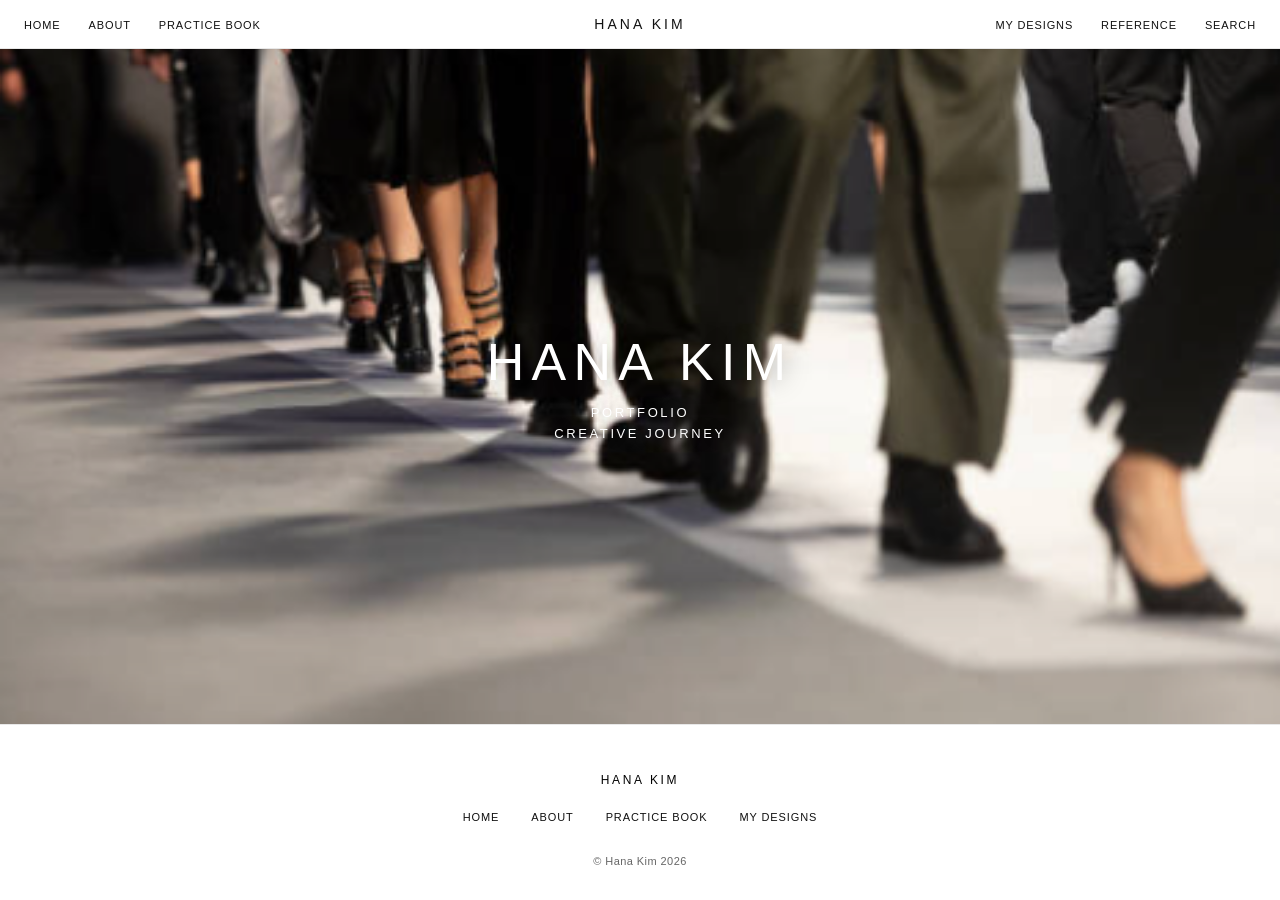
<file: index.html>
<!DOCTYPE html>
<html lang="en">

<head>
    <meta charset="UTF-8">
    <meta name="viewport" content="width=device-width, initial-scale=1.0">
    <title>Hana Kim</title>
    <link rel="stylesheet" href="style.css">
</head>

<body class="mk-page">
    <header class="mk-header">
        <nav class="mk-nav" aria-label="Main">
            <ul class="mk-nav-links mk-nav-left">
                <li><a href="index.html">Home</a></li>
                <li><a href="me.html">About</a></li>
                <li><a href="products.html">practice book</a></li>
            </ul>

            <a class="mk-logo" href="index.html">Hana Kim</a>

            <ul class="mk-nav-links mk-nav-right">
                <li><a href="javascript.html">My Designs</a></li>
                <li><a href="forEach.html">Reference</a></li>
                <li><a href="search.html" class="mk-search">Search</a></li>
            </ul>
        </nav>
    </header>

    <main>
        <section class="mk-hero">
            <div class="mk-hero-slides" aria-label="Featured fashion photography">
                <img
                    src="images/fashion-runway.png"
                    alt="Models walking on a fashion runway in black and neutral tones"
                    class="mk-hero-slide mk-hero-slide--1 is-active"
                    data-slide="1"
                >
                <img
                    src="images/fashion-runway-2.png"
                    alt="Model walking on a white runway in black heels and a silver skirt"
                    class="mk-hero-slide mk-hero-slide--2"
                    data-slide="2"
                >
            </div>
            <div class="mk-hero-center">
                <p class="mk-hero-center-name">Hana Kim</p>
                <p class="mk-hero-center-tagline">Portfolio</p>
                <p class="mk-hero-center-tagline mk-hero-center-tagline--sub">Creative journey</p>
            </div>
        </section>
    </main>

    <footer class="mk-footer">
        <div class="mk-footer-brand">Hana Kim</div>
        <nav class="mk-footer-nav" aria-label="Footer">
            <a href="index.html">Home</a>
            <a href="me.html">About</a>
            <a href="products.html">practice book</a>
            <a href="javascript.html">My Designs</a>
        </nav>
        <p class="mk-footer-copy">&copy; Hana Kim 2026</p>
    </footer>

    <script>
        (function () {
            var slides = Array.prototype.slice.call(document.querySelectorAll(".mk-hero-slide"));
            if (!slides.length) return;

            var current = 0;
            var timer;

            function showSlide(index) {
                current = (index + slides.length) % slides.length;

                slides.forEach(function (slide, i) {
                    slide.classList.toggle("is-active", i === current);
                });
            }

            function nextSlide() {
                showSlide(current + 1);
            }

            function startTimer() {
                stopTimer();
                timer = window.setInterval(nextSlide, 4000);
            }

            function stopTimer() {
                if (timer) {
                    window.clearInterval(timer);
                    timer = null;
                }
            }

            showSlide(0);
            startTimer();
        })();
    </script>
</body>

</html>
</file>
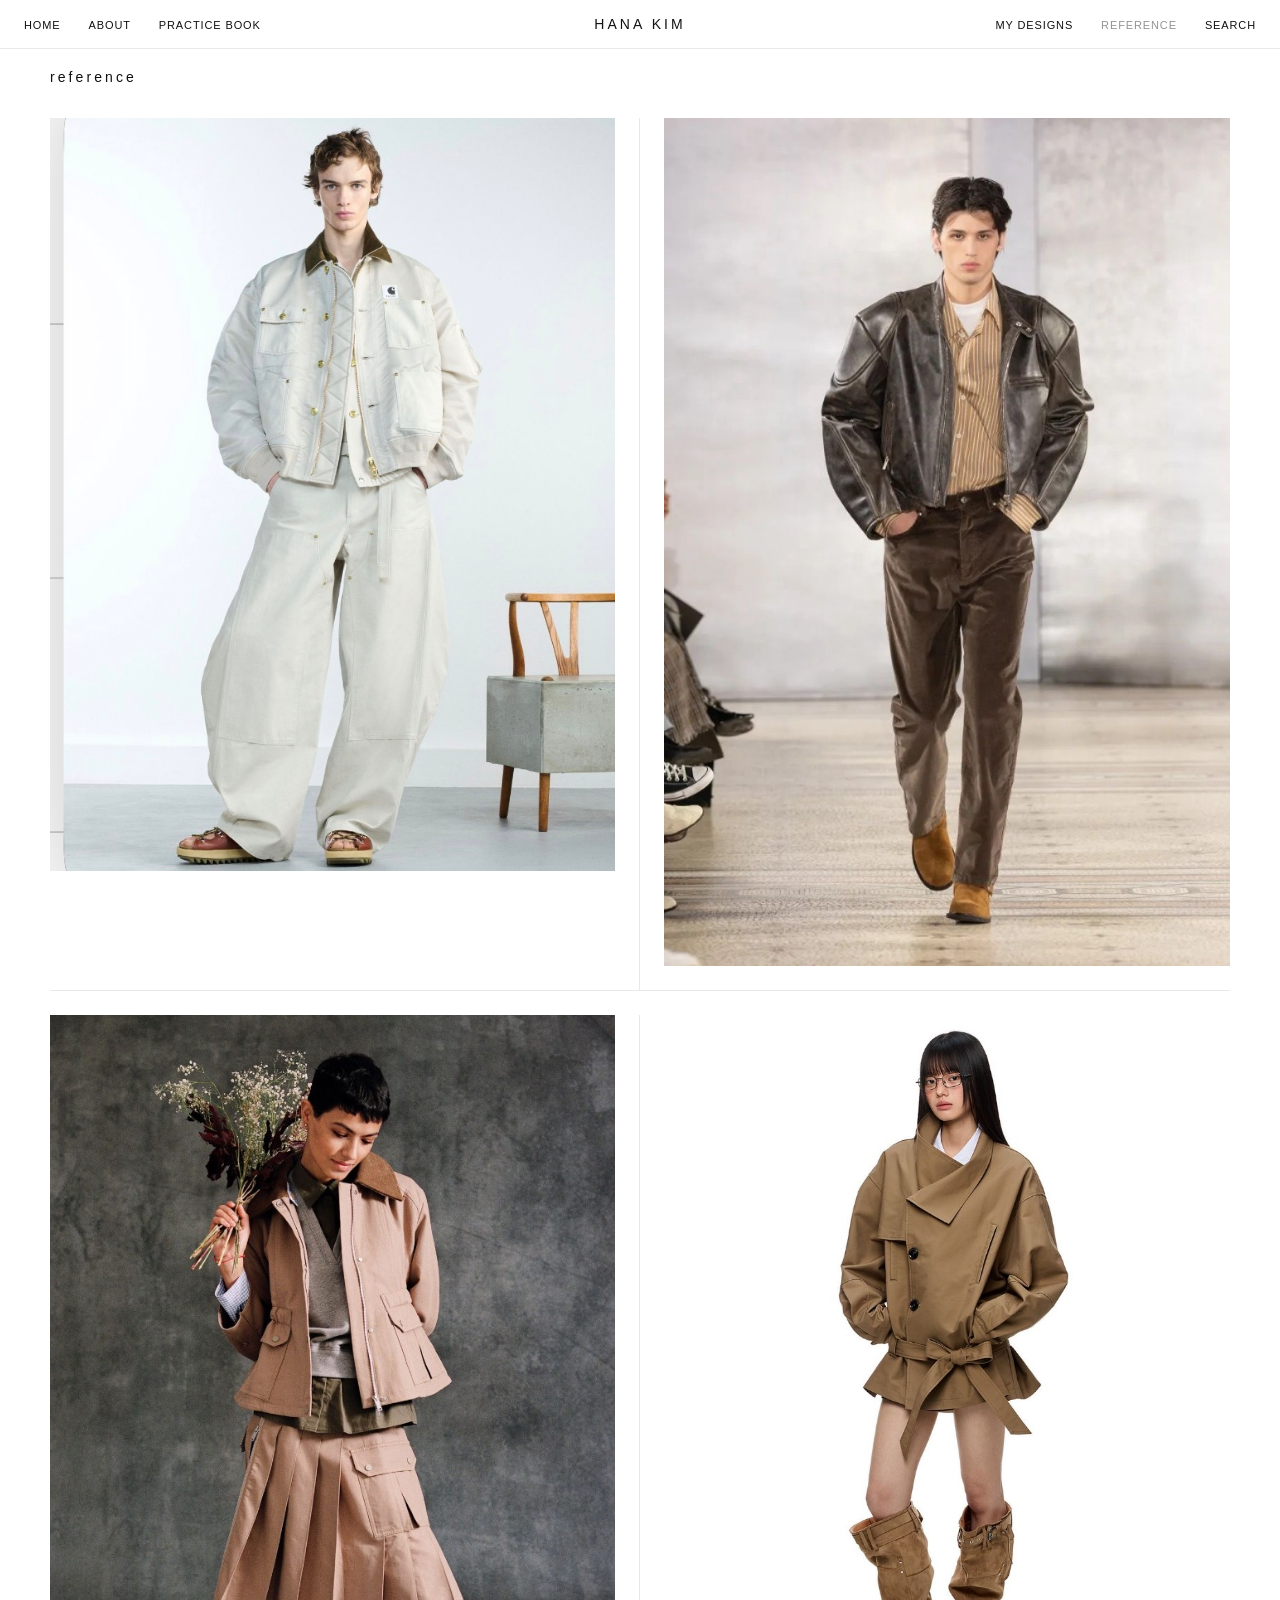
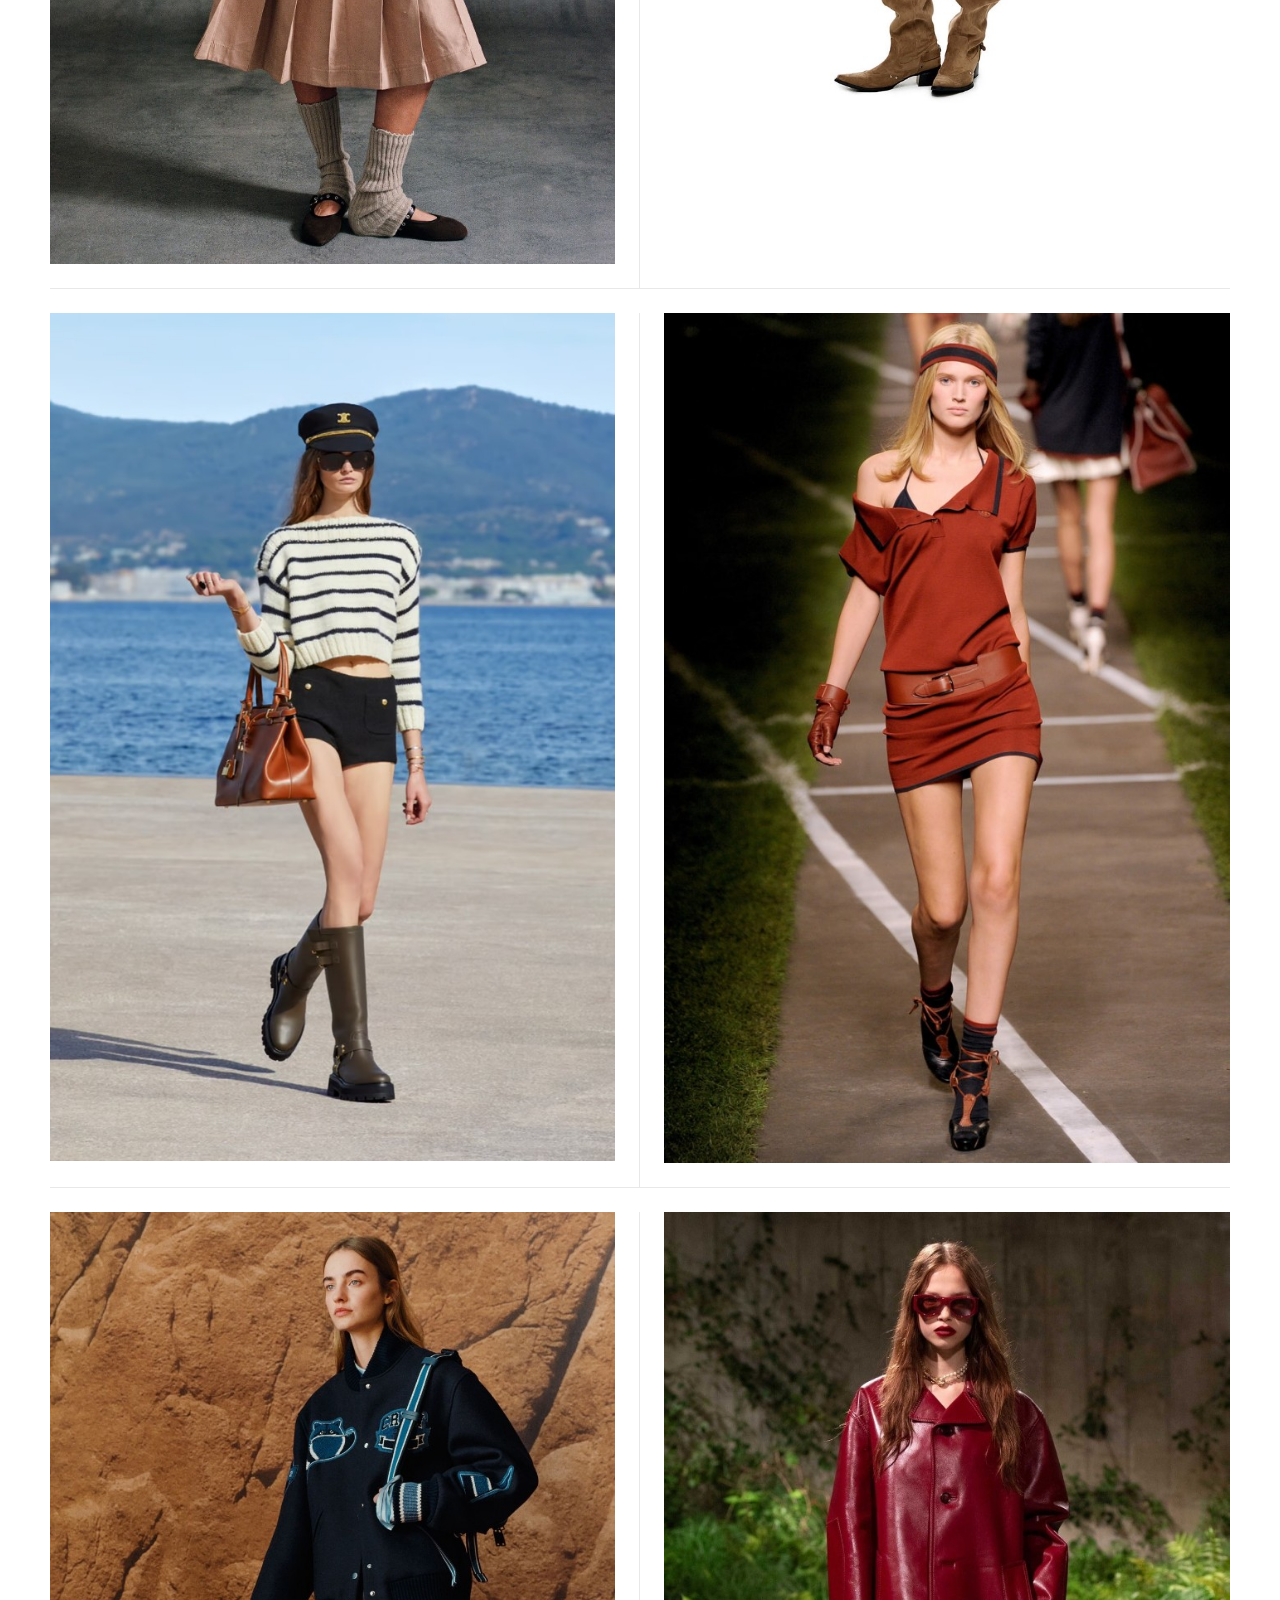
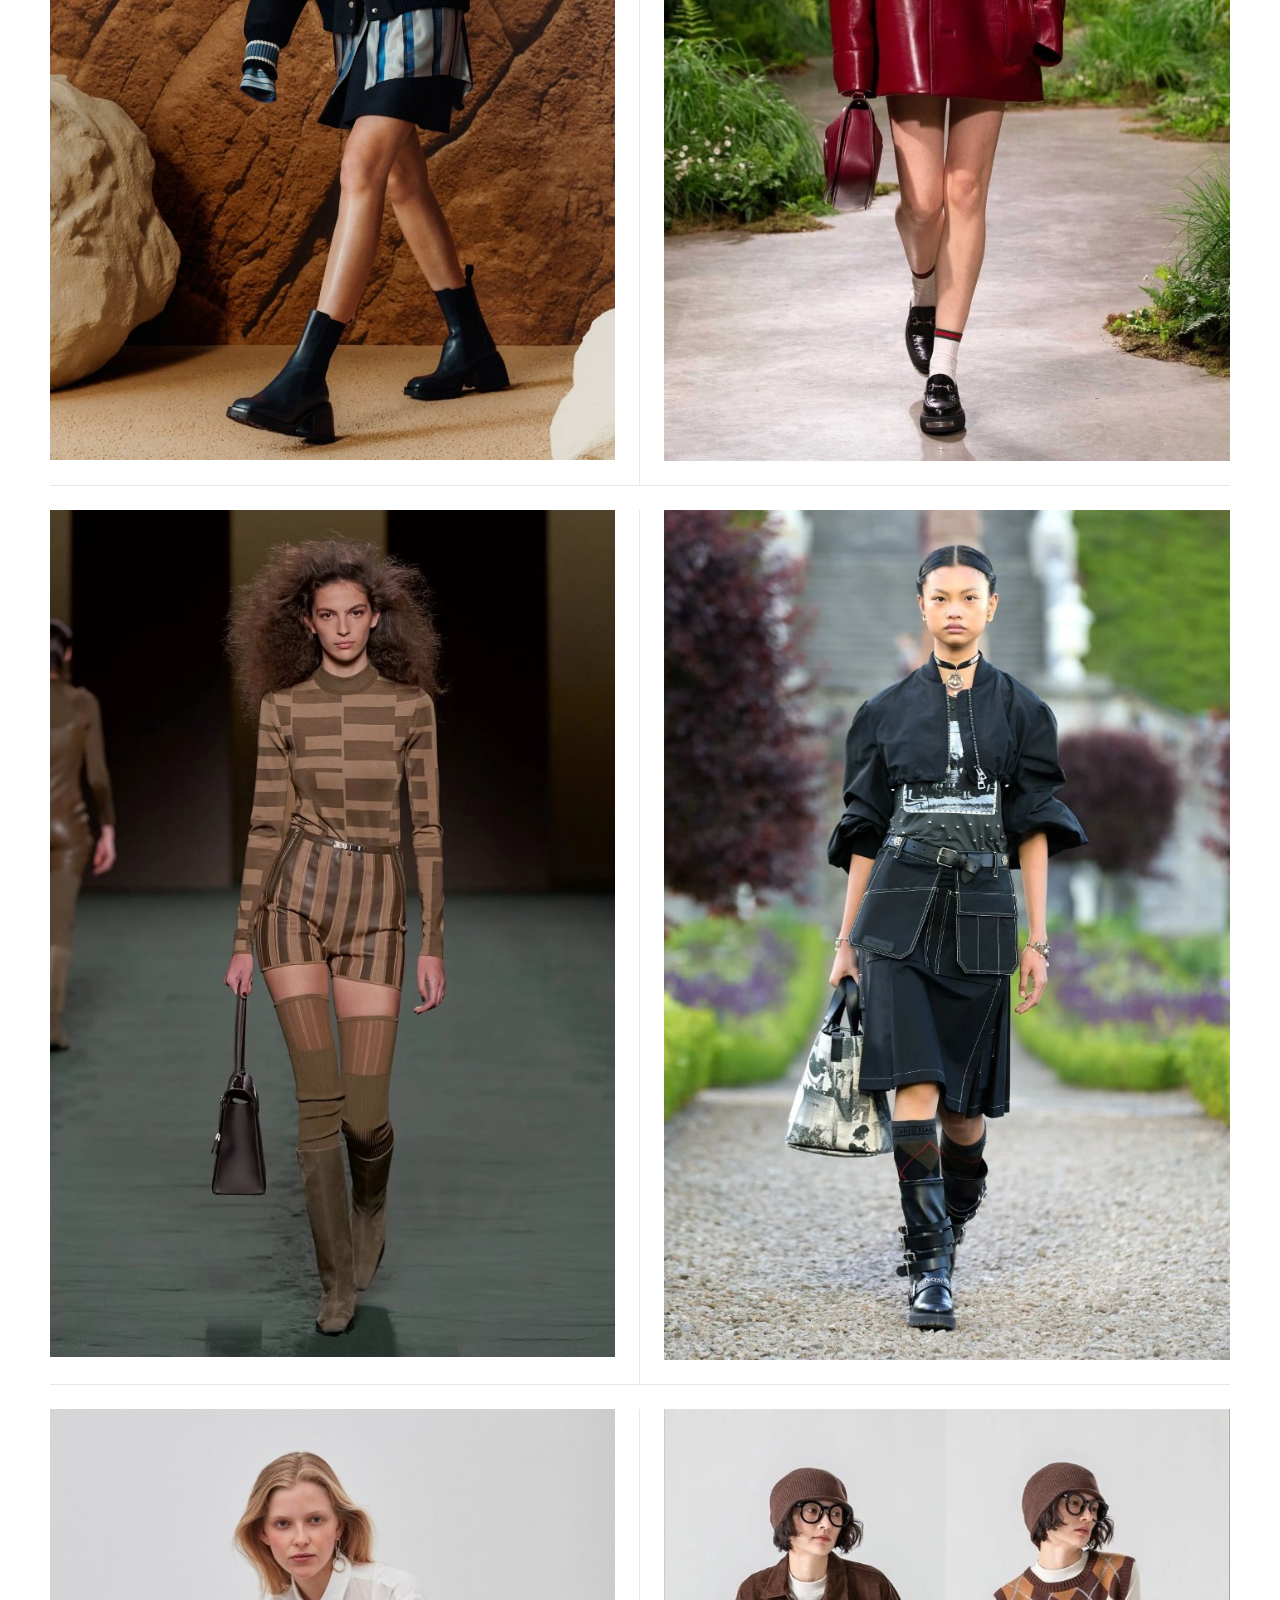
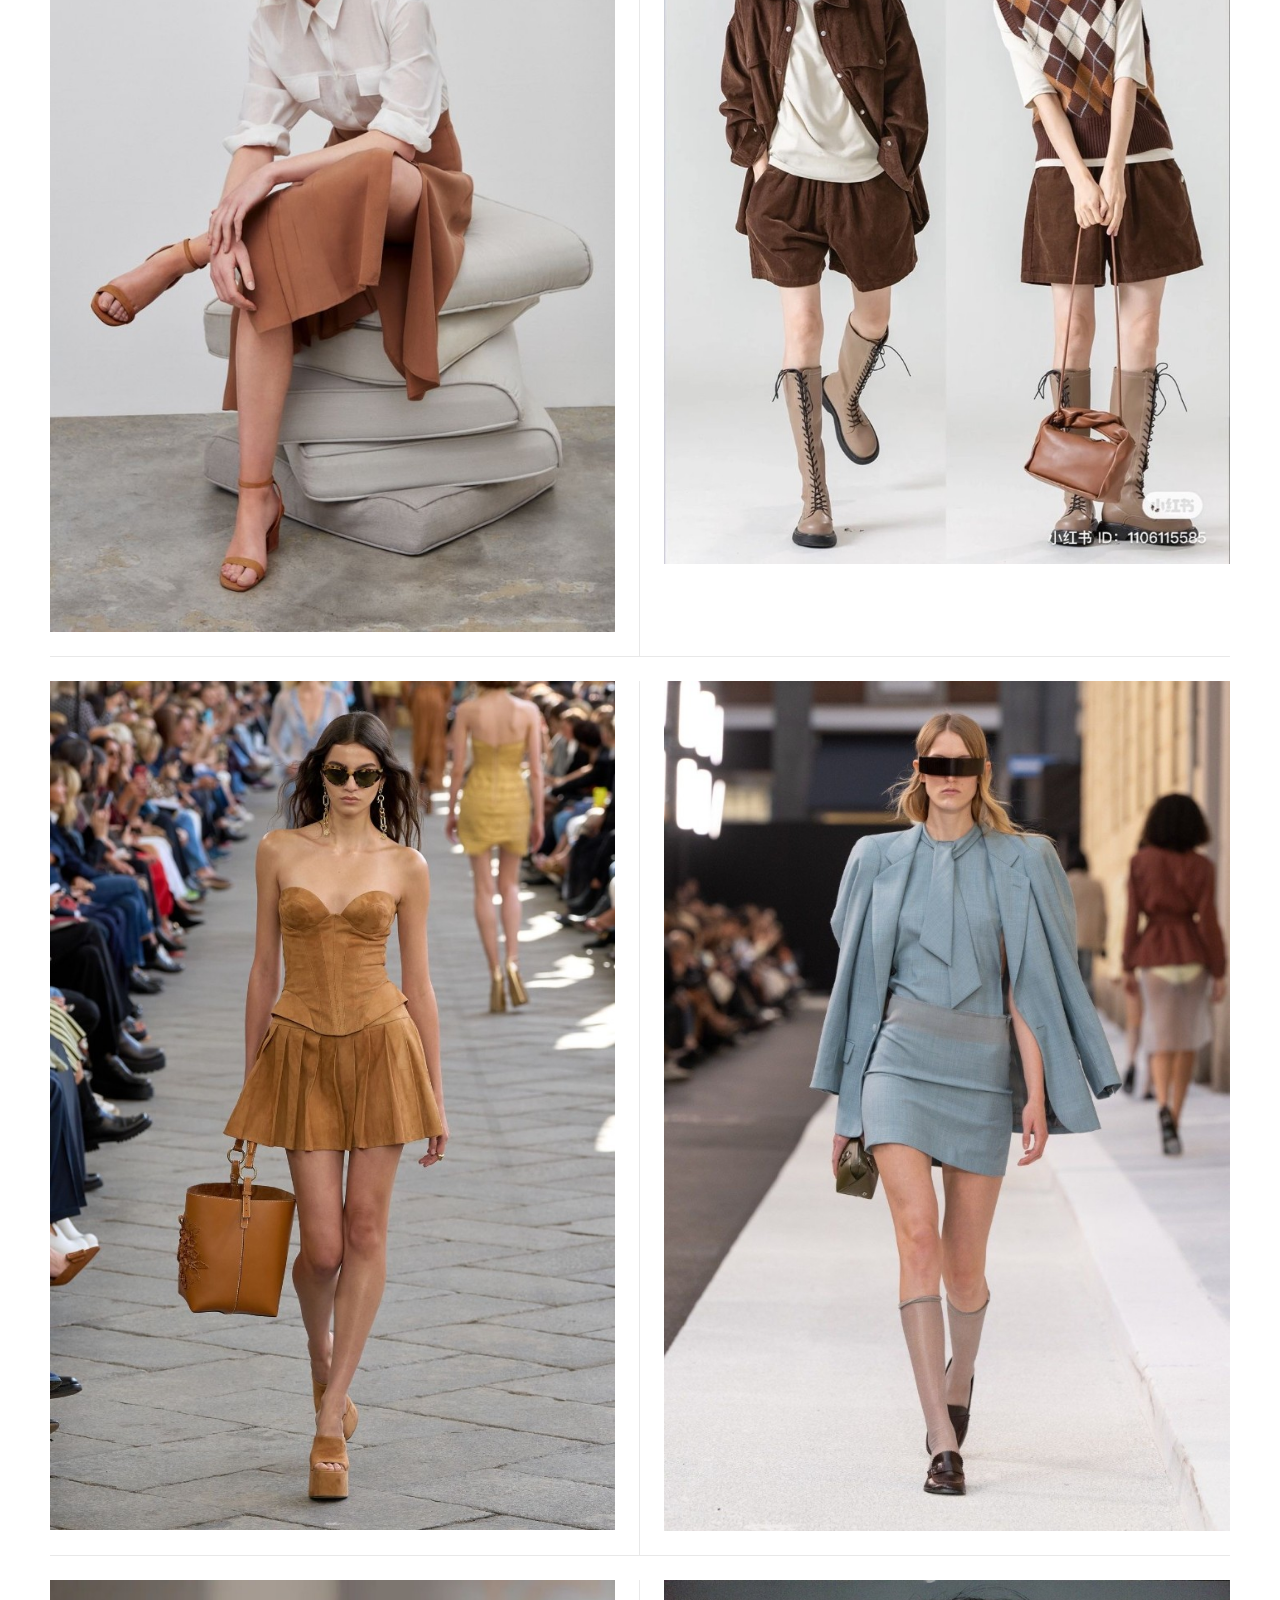
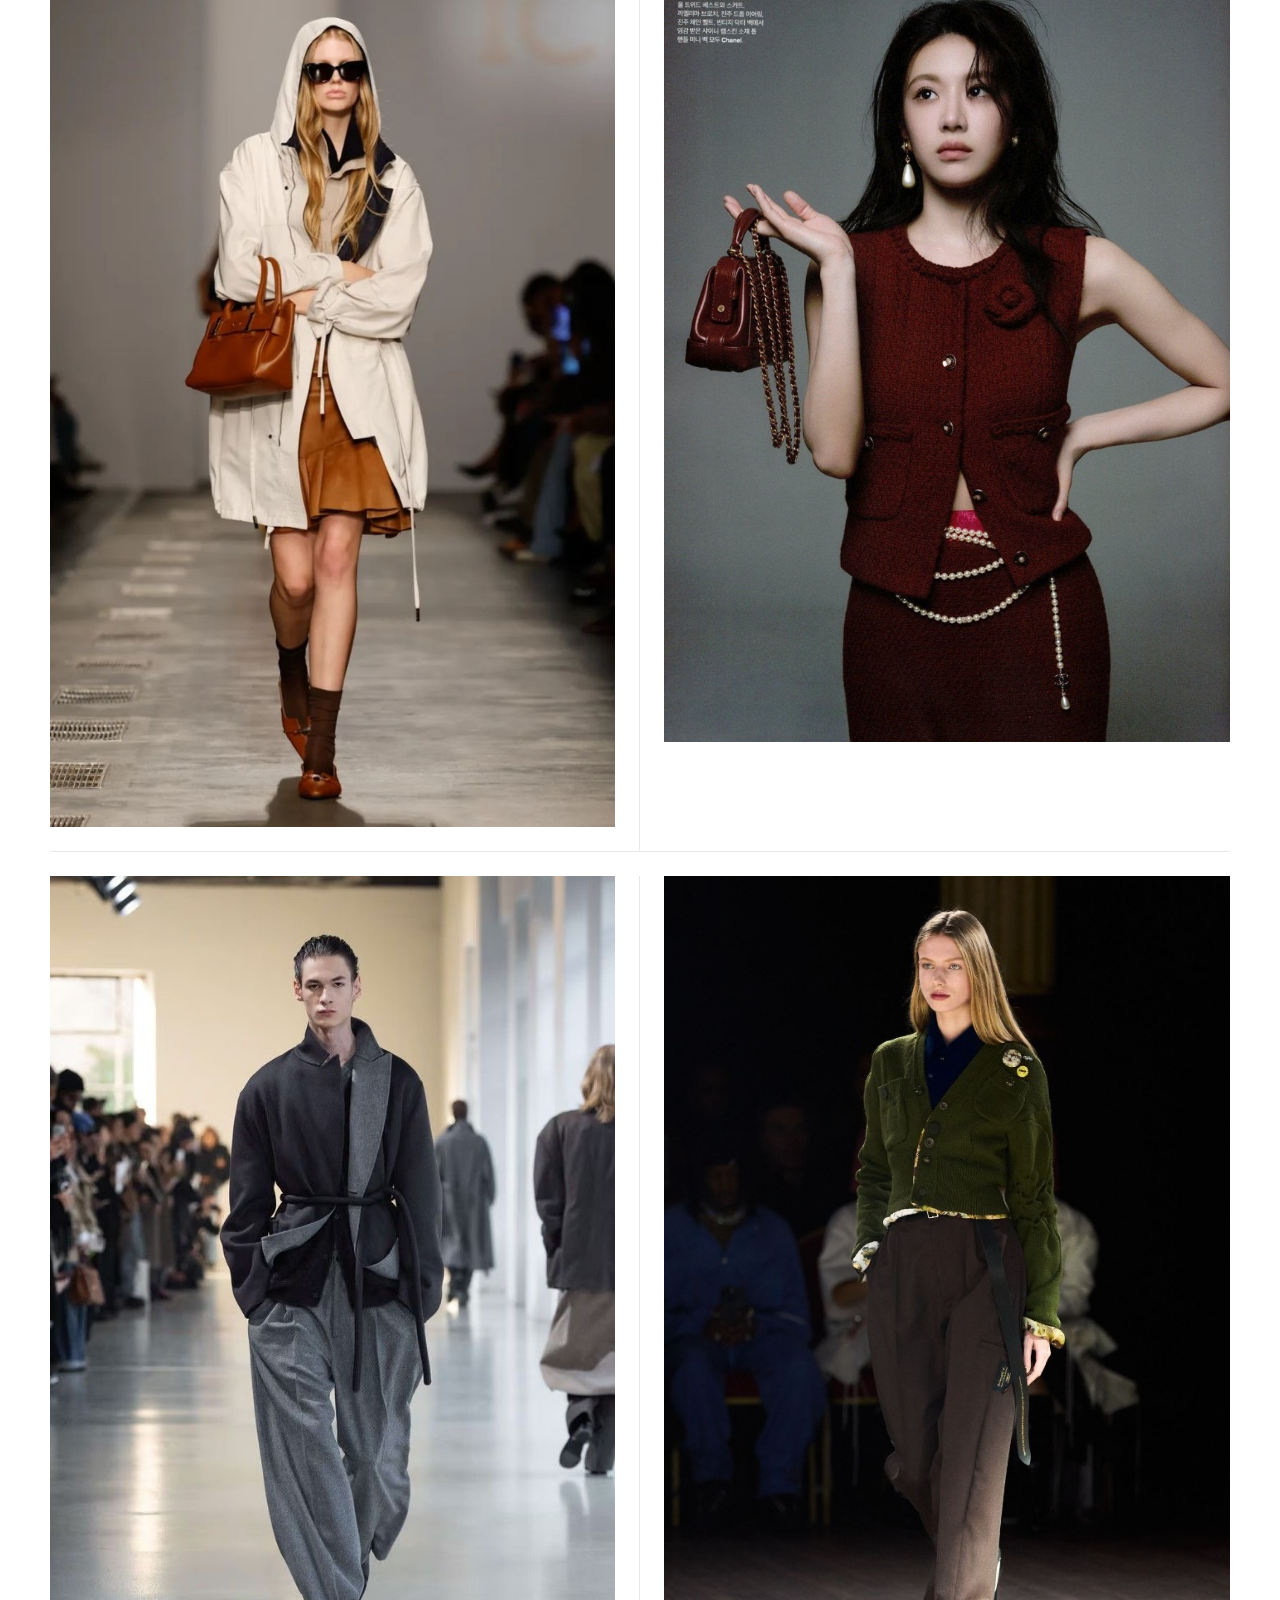
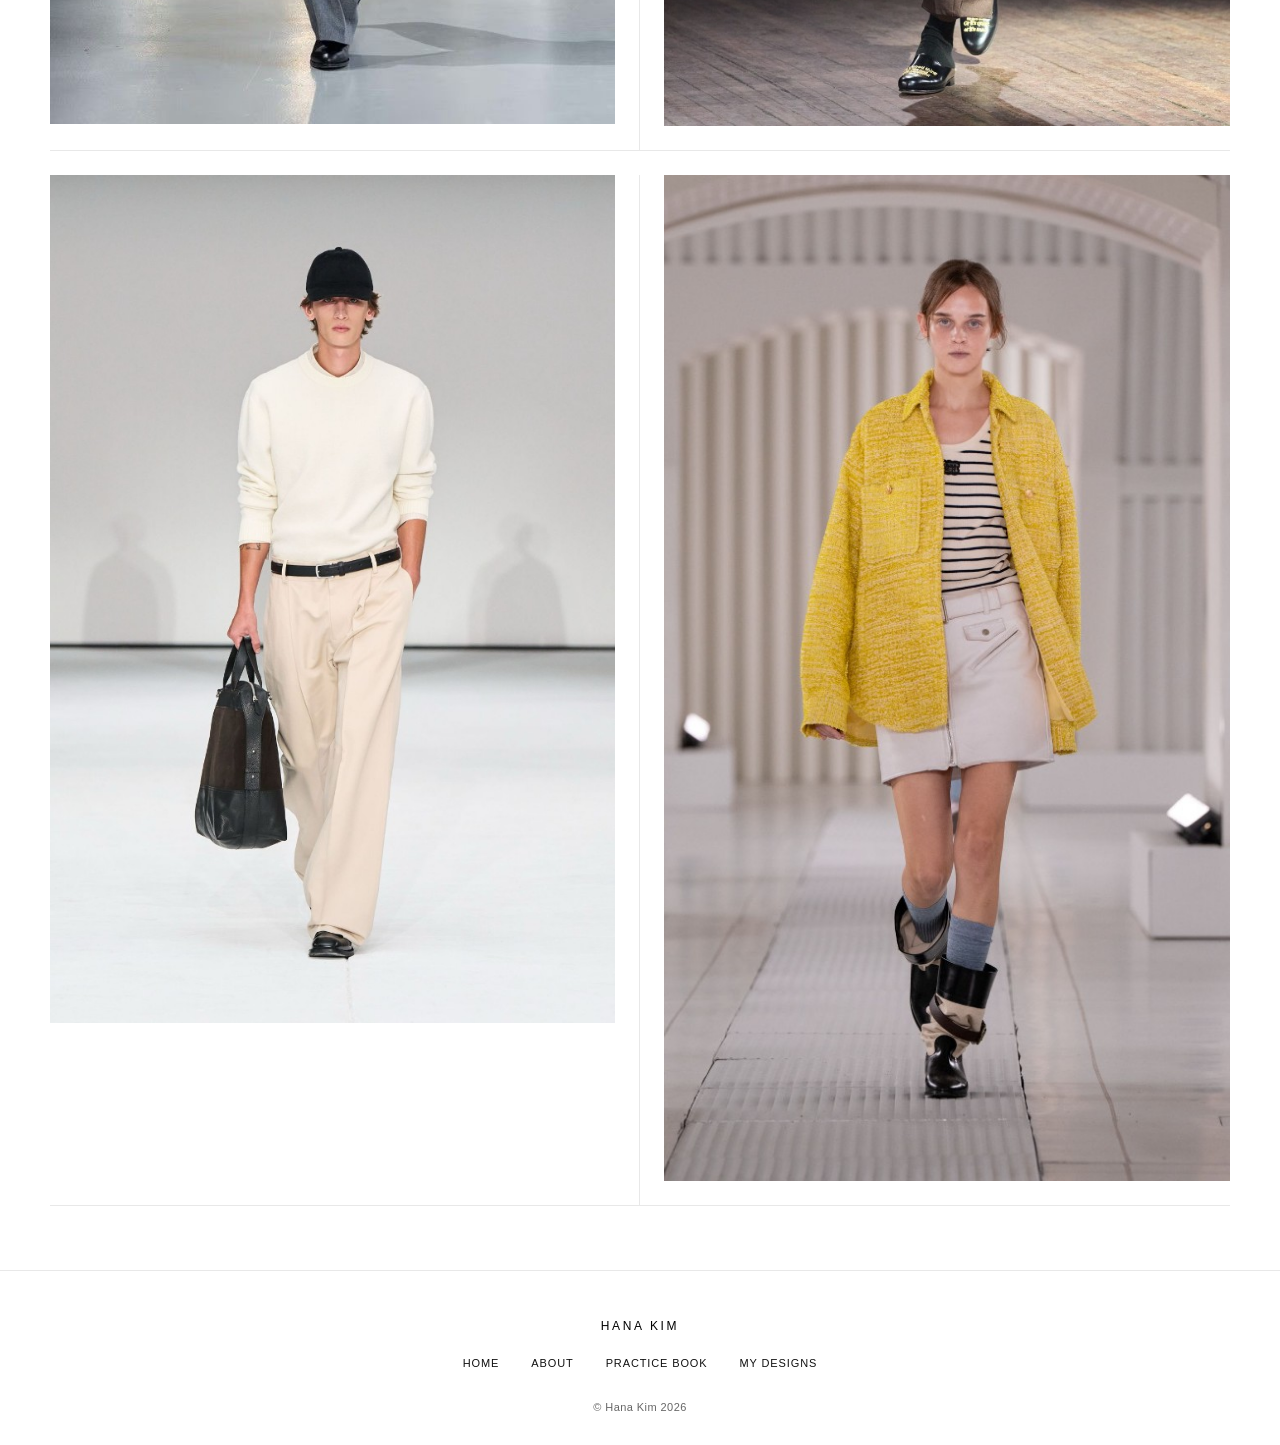
<file: forEach.html>
<!DOCTYPE html>
<html lang="en">

<head>
    <meta charset="UTF-8">
    <meta name="viewport" content="width=device-width, initial-scale=1.0">
    <title>Reference — Hana Kim</title>
    <link rel="preconnect" href="https://fonts.googleapis.com">
    <link rel="preconnect" href="https://fonts.gstatic.com" crossorigin>
    <link href="https://fonts.googleapis.com/css2?family=Poppins:wght@400;500&display=swap" rel="stylesheet">
    <link rel="stylesheet" href="style.css">
</head>

<body class="mk-page mk-work-page">
    <header class="mk-header">
        <nav class="mk-nav" aria-label="Main">
            <ul class="mk-nav-links mk-nav-left">
                <li><a href="index.html">Home</a></li>
                <li><a href="me.html">About</a></li>
                <li><a href="products.html">practice book</a></li>
            </ul>

            <a class="mk-logo" href="index.html">Hana Kim</a>

            <ul class="mk-nav-links mk-nav-right">
                <li><a href="javascript.html">My Designs</a></li>
                <li><a href="forEach.html" class="mk-active">Reference</a></li>
                <li><a href="search.html" class="mk-search">Search</a></li>
            </ul>
        </nav>
    </header>

    <main class="mk-work-main">
        <section class="mk-work-intro">
            <h1 class="mk-work-heading">reference</h1>
        </section>

        <section class="mk-work-grid" aria-label="Reference images">
            <figure class="mk-work-item">
                <img
                    src="images/reference-sacai-carhartt.png"
                    alt="Model wearing an off-white Sacai x Carhartt WIP chore jacket, wide-leg work pants, and brown platform sandals"
                    class="mk-work-item__img"
                >
            </figure>
            <figure class="mk-work-item">
                <img
                    src="images/reference-runway-leather.png"
                    alt="Male model on a runway wearing a brown leather bomber jacket with structured shoulders, striped shirt, and corduroy trousers"
                    class="mk-work-item__img"
                >
            </figure>
            <figure class="mk-work-item">
                <img
                    src="images/reference-utility-skirt.png"
                    alt="Model in a tan utility jacket and pleated skirt holding a bouquet of dried flowers against a dark studio backdrop"
                    class="mk-work-item__img"
                >
            </figure>
            <figure class="mk-work-item">
                <img
                    src="images/reference-khaki-coat.png"
                    alt="Model wearing an oversized khaki double-breasted coat with a bow belt and slouchy tan knee-high boots on a white background"
                    class="mk-work-item__img"
                >
            </figure>
            <figure class="mk-work-item">
                <img
                    src="images/reference-pier-stripe.png"
                    alt="Model on a coastal pier wearing a striped cropped sweater, black shorts, olive rubber boots, and a black sailor cap"
                    class="mk-work-item__img"
                >
            </figure>
            <figure class="mk-work-item">
                <img
                    src="images/reference-runway-terracotta.png"
                    alt="Model on a runway wearing a terracotta polo shirt, matching mini skirt, leather belt, and platform sandals"
                    class="mk-work-item__img"
                >
            </figure>
            <figure class="mk-work-item">
                <img
                    src="images/reference-varsity-canyon.png"
                    alt="Model in a navy varsity jacket with patches, striped layering, and chunky black boots against a rocky canyon backdrop"
                    class="mk-work-item__img"
                >
            </figure>
            <figure class="mk-work-item">
                <img
                    src="images/reference-burgundy-leather.png"
                    alt="Model in an oversized burgundy leather coat, burgundy sunglasses, and horsebit loafers on a garden runway"
                    class="mk-work-item__img"
                >
            </figure>
            <figure class="mk-work-item">
                <img
                    src="images/reference-geometric-runway.png"
                    alt="Model on a runway wearing a geometric-pattern turtleneck sweater, striped shorts, olive leg warmers, and suede boots"
                    class="mk-work-item__img"
                >
            </figure>
            <figure class="mk-work-item">
                <img
                    src="images/reference-dior-garden.png"
                    alt="Model in a cropped black bomber jacket, contrast-stitched skirt, buckle boots, and a photo-print tote walking through a garden"
                    class="mk-work-item__img"
                >
            </figure>
            <figure class="mk-work-item">
                <img
                    src="images/reference-pleated-skirt.png"
                    alt="Model seated on stacked cushions wearing a sheer white shirt, brown pleated skirt, and tan heeled sandals"
                    class="mk-work-item__img"
                >
            </figure>
            <figure class="mk-work-item">
                <img
                    src="images/reference-corduroy-dual.png"
                    alt="Two side-by-side looks featuring corduroy shorts, tan lace-up boots, and brown layering with an argyle sweater vest"
                    class="mk-work-item__img"
                >
            </figure>
            <figure class="mk-work-item">
                <img
                    src="images/reference-suede-corset.png"
                    alt="Model on an outdoor runway wearing a tan suede corset top, pleated mini skirt, and platform mules"
                    class="mk-work-item__img"
                >
            </figure>
            <figure class="mk-work-item">
                <img
                    src="images/reference-blue-blazer.png"
                    alt="Model on a runway in a light blue draped blazer, tie-neck top, mini skirt, and brown loafers"
                    class="mk-work-item__img"
                >
            </figure>
            <figure class="mk-work-item">
                <img
                    src="images/reference-parka-leather.png"
                    alt="Model in an oversized cream hooded parka, rust leather skirt, and brown loafers on a runway"
                    class="mk-work-item__img"
                >
            </figure>
            <figure class="mk-work-item">
                <img
                    src="images/reference-burgundy-pearls.png"
                    alt="Model in a burgundy textured vest and skirt with pearl belt and drop earrings against a gray studio backdrop"
                    class="mk-work-item__img"
                >
            </figure>
            <figure class="mk-work-item">
                <img
                    src="images/reference-gray-rope-belt.png"
                    alt="Male model on a runway wearing a charcoal jacket with gray panel, wide-leg trousers, and a rope belt"
                    class="mk-work-item__img"
                >
            </figure>
            <figure class="mk-work-item">
                <img
                    src="images/reference-olive-cardigan.png"
                    alt="Model on a wooden runway in an olive green cropped cardigan, navy shirt, and dark brown pleated trousers"
                    class="mk-work-item__img"
                >
            </figure>
            <figure class="mk-work-item">
                <img
                    src="images/reference-cream-wide-leg.png"
                    alt="Male model in a cream sweater, beige wide-leg trousers, black cap, and a two-tone suede duffel bag"
                    class="mk-work-item__img"
                >
            </figure>
            <figure class="mk-work-item">
                <img
                    src="images/reference-yellow-boucle.png"
                    alt="Model on a white runway wearing a yellow bouclé jacket, striped tank top, and cream leather mini skirt"
                    class="mk-work-item__img"
                >
            </figure>
        </section>
    </main>

    <footer class="mk-footer">
        <div class="mk-footer-brand">Hana Kim</div>
        <nav class="mk-footer-nav" aria-label="Footer">
            <a href="index.html">Home</a>
            <a href="me.html">About</a>
            <a href="products.html">practice book</a>
            <a href="javascript.html">My Designs</a>
        </nav>
        <p class="mk-footer-copy">&copy; Hana Kim 2026</p>
    </footer>
</body>

</html>
</file>
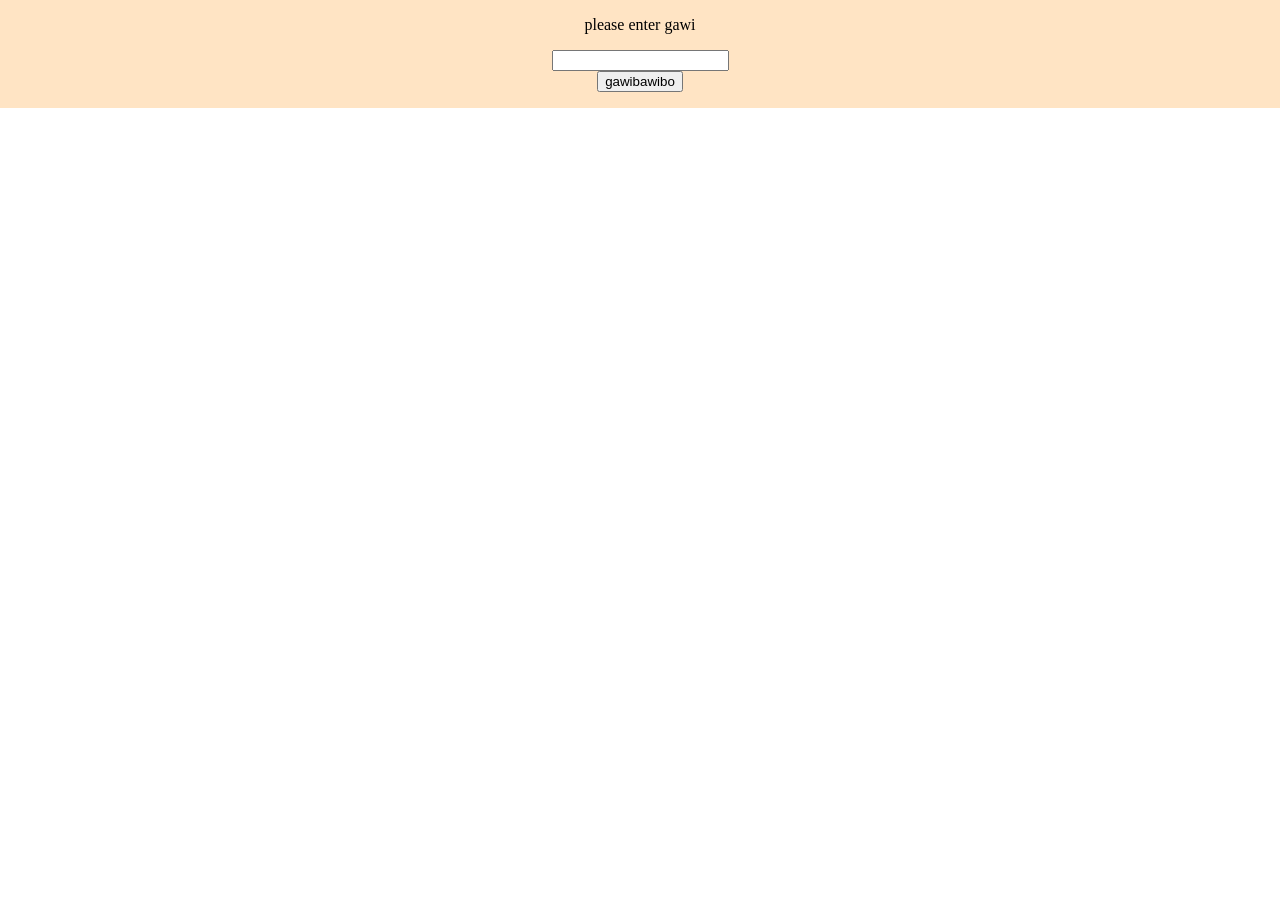
<file: gawi.html>
<html>
<head>
    
     <link rel="stylesheet" href="style.css">

</head>
<body>
<section class="gawi">
<p>please enter gawi</p>
<input id="gawi_input">
<button onclick="gawi()">gawibawibo</button>
</section>

<script>
    function gawi() {
        let user_input = document.getElementById("gawi_input").value;
        let computer_input = "bo";

        if (user_input == "gawi") {
            alert("you won");
        } else if (user_input =="bawi") {
            alert("you lost");
        } else if(user_input == "bo") {
            alert("it's the same");
        } else {
            alert("try again")
        }
        
        // alert(user_input);
    
    }


</script>


</body>
</html>
</file>
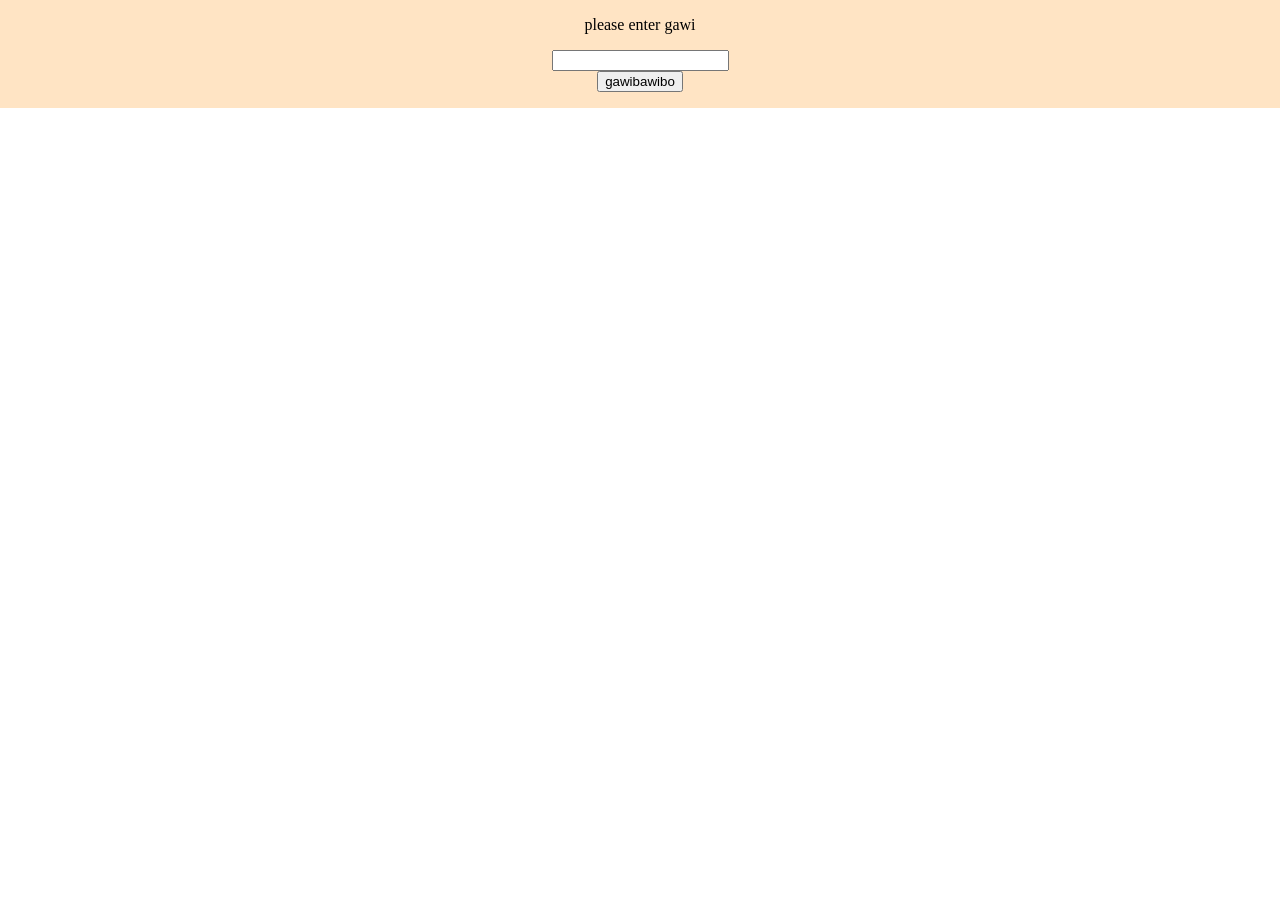
<file: gawi2.html>
<html>
<head>
    <link rel="stylesheet" href="style.css">
</head>
<body>
    
<section class="gawi">
<p>please enter gawi</p>
<input id="gawi_input">
<button onclick="gawi()">gawibawibo</button>
</section>

<script>
    function gawi() {
        let user_input = document.getElementById("gawi_input").value;
        let computer_input = "bo";

        if (user_input == "gawi") {
            alert("you won");
        } else if (user_input == "bawi") {
            alert("you lost") 
        } else if(user_input == "bo") {
            alert("we're the same")
        } else {
            alert("try again")
        }
    }
</script>
</body>

</html>
</file>
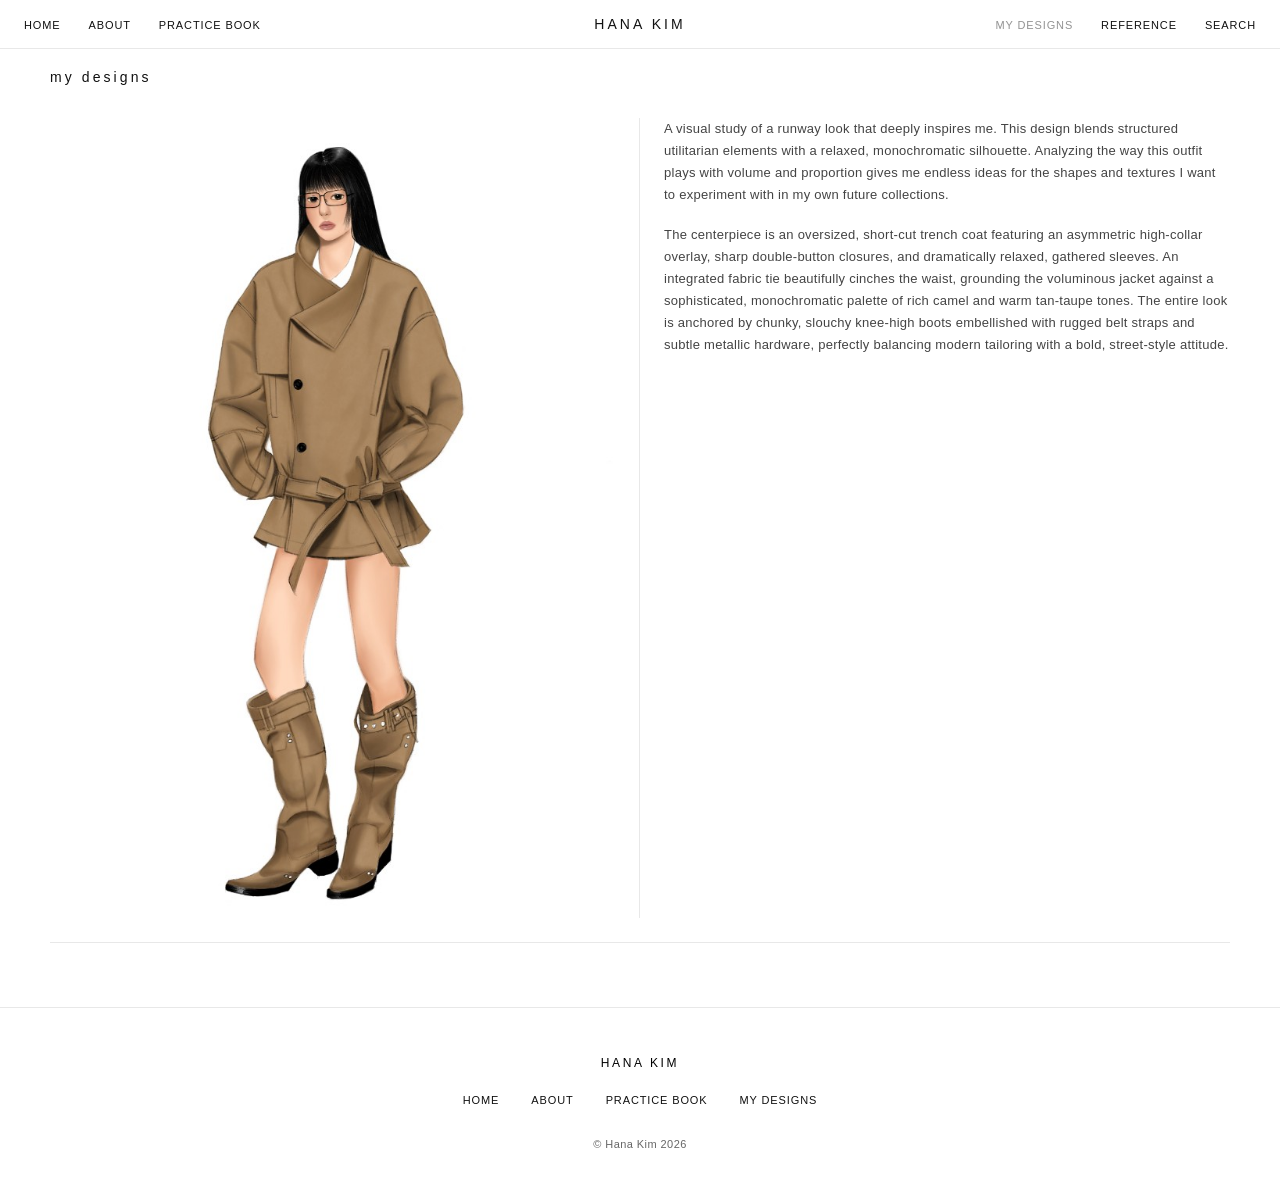
<file: javascript.html>
<!DOCTYPE html>
<html lang="en">

<head>
    <meta charset="UTF-8">
    <meta name="viewport" content="width=device-width, initial-scale=1.0">
    <title>My Designs — Hana Kim</title>
    <link rel="preconnect" href="https://fonts.googleapis.com">
    <link rel="preconnect" href="https://fonts.gstatic.com" crossorigin>
    <link href="https://fonts.googleapis.com/css2?family=Poppins:wght@400;500&display=swap" rel="stylesheet">
    <link rel="stylesheet" href="style.css">
</head>

<body class="mk-page mk-work-page">
    <header class="mk-header">
        <nav class="mk-nav" aria-label="Main">
            <ul class="mk-nav-links mk-nav-left">
                <li><a href="index.html">Home</a></li>
                <li><a href="me.html">About</a></li>
                <li><a href="products.html">practice book</a></li>
            </ul>

            <a class="mk-logo" href="index.html">Hana Kim</a>

            <ul class="mk-nav-links mk-nav-right">
                <li><a href="javascript.html" class="mk-active">My Designs</a></li>
                <li><a href="forEach.html">Reference</a></li>
                <li><a href="search.html" class="mk-search">Search</a></li>
            </ul>
        </nav>
    </header>

    <main class="mk-work-main">
        <section class="mk-work-intro">
            <h1 class="mk-work-heading">my designs</h1>
        </section>

        <section class="mk-design-feature" aria-label="My designs">
            <figure class="mk-design-feature__media">
                <img
                    src="images/my-design-khaki-coat.png"
                    alt="Fashion illustration of a woman in an oversized khaki double-breasted coat with a bow belt and knee-high tan boots"
                    class="mk-work-item__img"
                >
            </figure>
            <div class="mk-design-feature__text">
                <p>A visual study of a runway look that deeply inspires me. This design blends structured utilitarian elements with a relaxed, monochromatic silhouette. Analyzing the way this outfit plays with volume and proportion gives me endless ideas for the shapes and textures I want to experiment with in my own future collections.</p>
                <p>The centerpiece is an oversized, short-cut trench coat featuring an asymmetric high-collar overlay, sharp double-button closures, and dramatically relaxed, gathered sleeves. An integrated fabric tie beautifully cinches the waist, grounding the voluminous jacket against a sophisticated, monochromatic palette of rich camel and warm tan-taupe tones. The entire look is anchored by chunky, slouchy knee-high boots embellished with rugged belt straps and subtle metallic hardware, perfectly balancing modern tailoring with a bold, street-style attitude.</p>
            </div>
        </section>
    </main>

    <footer class="mk-footer">
        <div class="mk-footer-brand">Hana Kim</div>
        <nav class="mk-footer-nav" aria-label="Footer">
            <a href="index.html">Home</a>
            <a href="me.html">About</a>
            <a href="products.html">practice book</a>
            <a href="javascript.html">My Designs</a>
        </nav>
        <p class="mk-footer-copy">&copy; Hana Kim 2026</p>
    </footer>
</body>

</html>
</file>
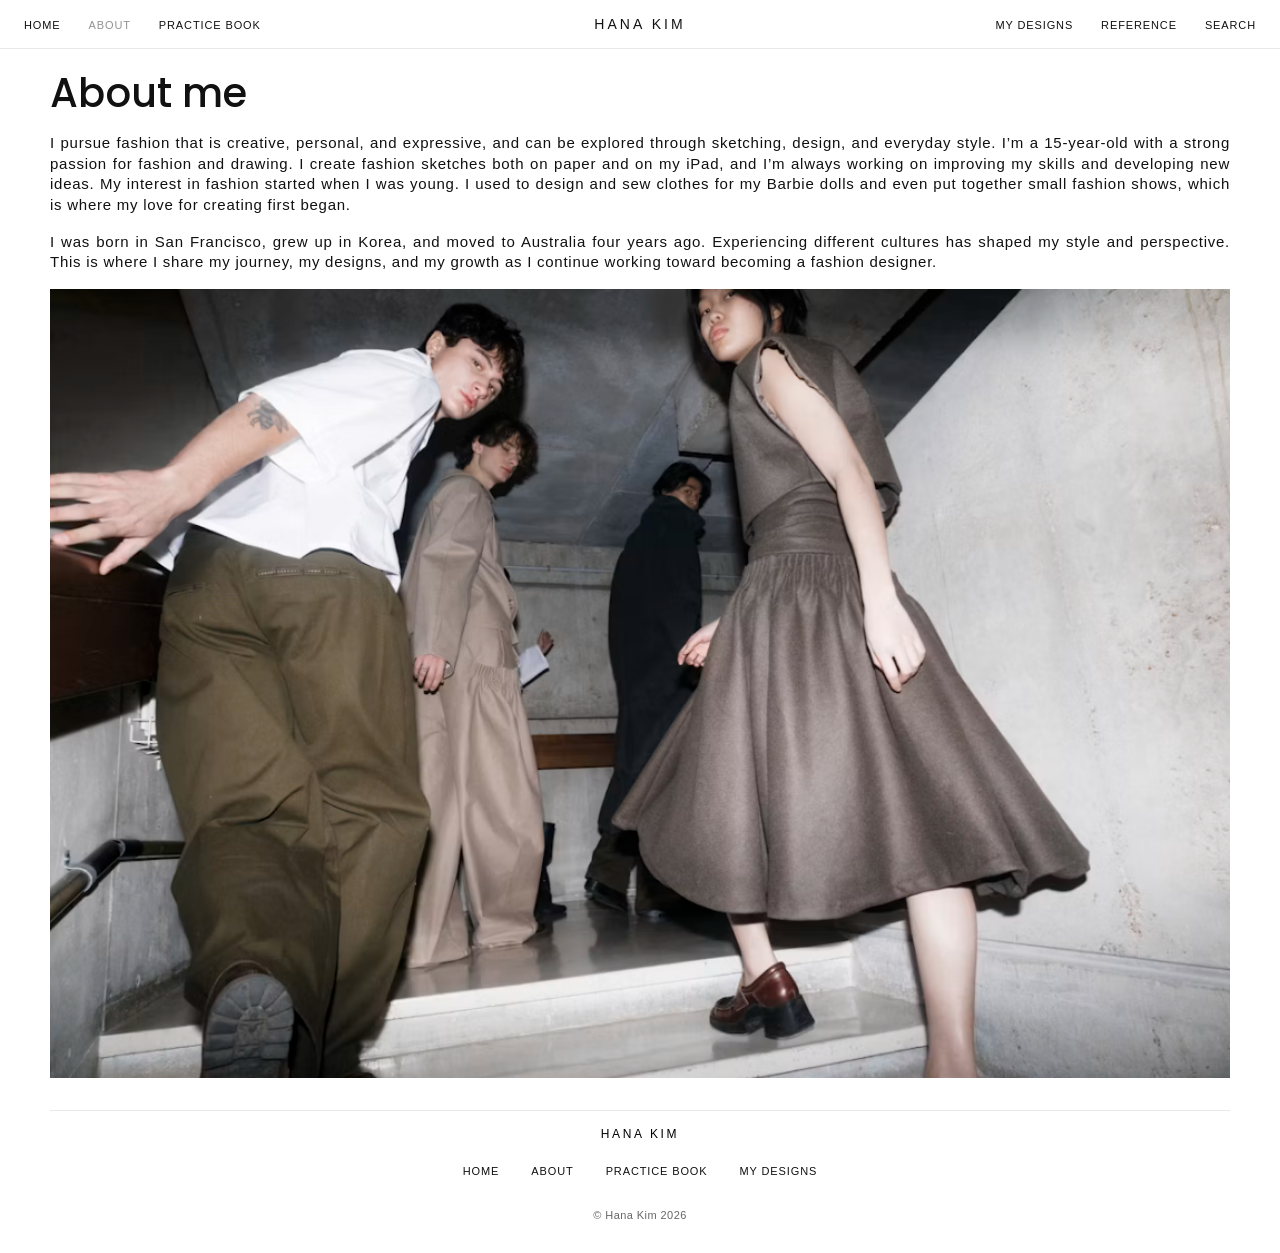
<file: me.html>
<!DOCTYPE html>
<html lang="en">

<head>
    <meta charset="UTF-8">
    <meta name="viewport" content="width=device-width, initial-scale=1.0">
    <title>About — Hana Kim</title>
    <link rel="preconnect" href="https://fonts.googleapis.com">
    <link rel="preconnect" href="https://fonts.gstatic.com" crossorigin>
    <link href="https://fonts.googleapis.com/css2?family=Poppins:wght@400;500&display=swap" rel="stylesheet">
    <link rel="stylesheet" href="style.css?v=12">
</head>

<body class="mk-page mk-about-page">
    <header class="mk-header">
        <nav class="mk-nav" aria-label="Main">
            <ul class="mk-nav-links mk-nav-left">
                <li><a href="index.html">Home</a></li>
                <li><a href="me.html" class="mk-active">About</a></li>
                <li><a href="products.html">practice book</a></li>
            </ul>

            <a class="mk-logo" href="index.html">Hana Kim</a>

            <ul class="mk-nav-links mk-nav-right">
                <li><a href="javascript.html">My Designs</a></li>
                <li><a href="forEach.html">Reference</a></li>
                <li><a href="search.html" class="mk-search">Search</a></li>
            </ul>
        </nav>
    </header>

    <main class="mk-brand-main">
        <section class="mk-brand-intro">
            <div class="mk-brand-intro__inner">
                <h1 class="mk-brand-heading">About me</h1>
                <div class="mk-brand-text">
                    <p>I pursue fashion that is creative, personal, and expressive, and can be explored through sketching, design, and everyday style. I’m a 15-year-old with a strong passion for fashion and drawing. I create fashion sketches both on paper and on my iPad, and I’m always working on improving my skills and developing new ideas. My interest in fashion started when I was young. I used to design and sew clothes for my Barbie dolls and even put together small fashion shows, which is where my love for creating first began.</p>
                    <p>I was born in San Francisco, grew up in Korea, and moved to Australia four years ago. Experiencing different cultures has shaped my style and perspective. This is where I share my journey, my designs, and my growth as I continue working toward becoming a fashion designer.</p>
                </div>
                <figure class="mk-brand-visual" aria-label="Fashion photography">
                    <img
                        src="images/about-fashion.png"
                        alt="Four young people in contemporary, earth-toned fashion posing in a minimalist concrete stairwell"
                        class="mk-brand-visual__img"
                    >
                </figure>
            </div>
        </section>

        <div class="mk-brand-divider" aria-hidden="true">
            <hr>
        </div>
    </main>

    <footer class="mk-footer">
        <div class="mk-footer-brand">Hana Kim</div>
        <nav class="mk-footer-nav" aria-label="Footer">
            <a href="index.html">Home</a>
            <a href="me.html">About</a>
            <a href="products.html">practice book</a>
            <a href="javascript.html">My Designs</a>
        </nav>
        <p class="mk-footer-copy">&copy; Hana Kim 2026</p>
    </footer>
</body>

</html>
</file>
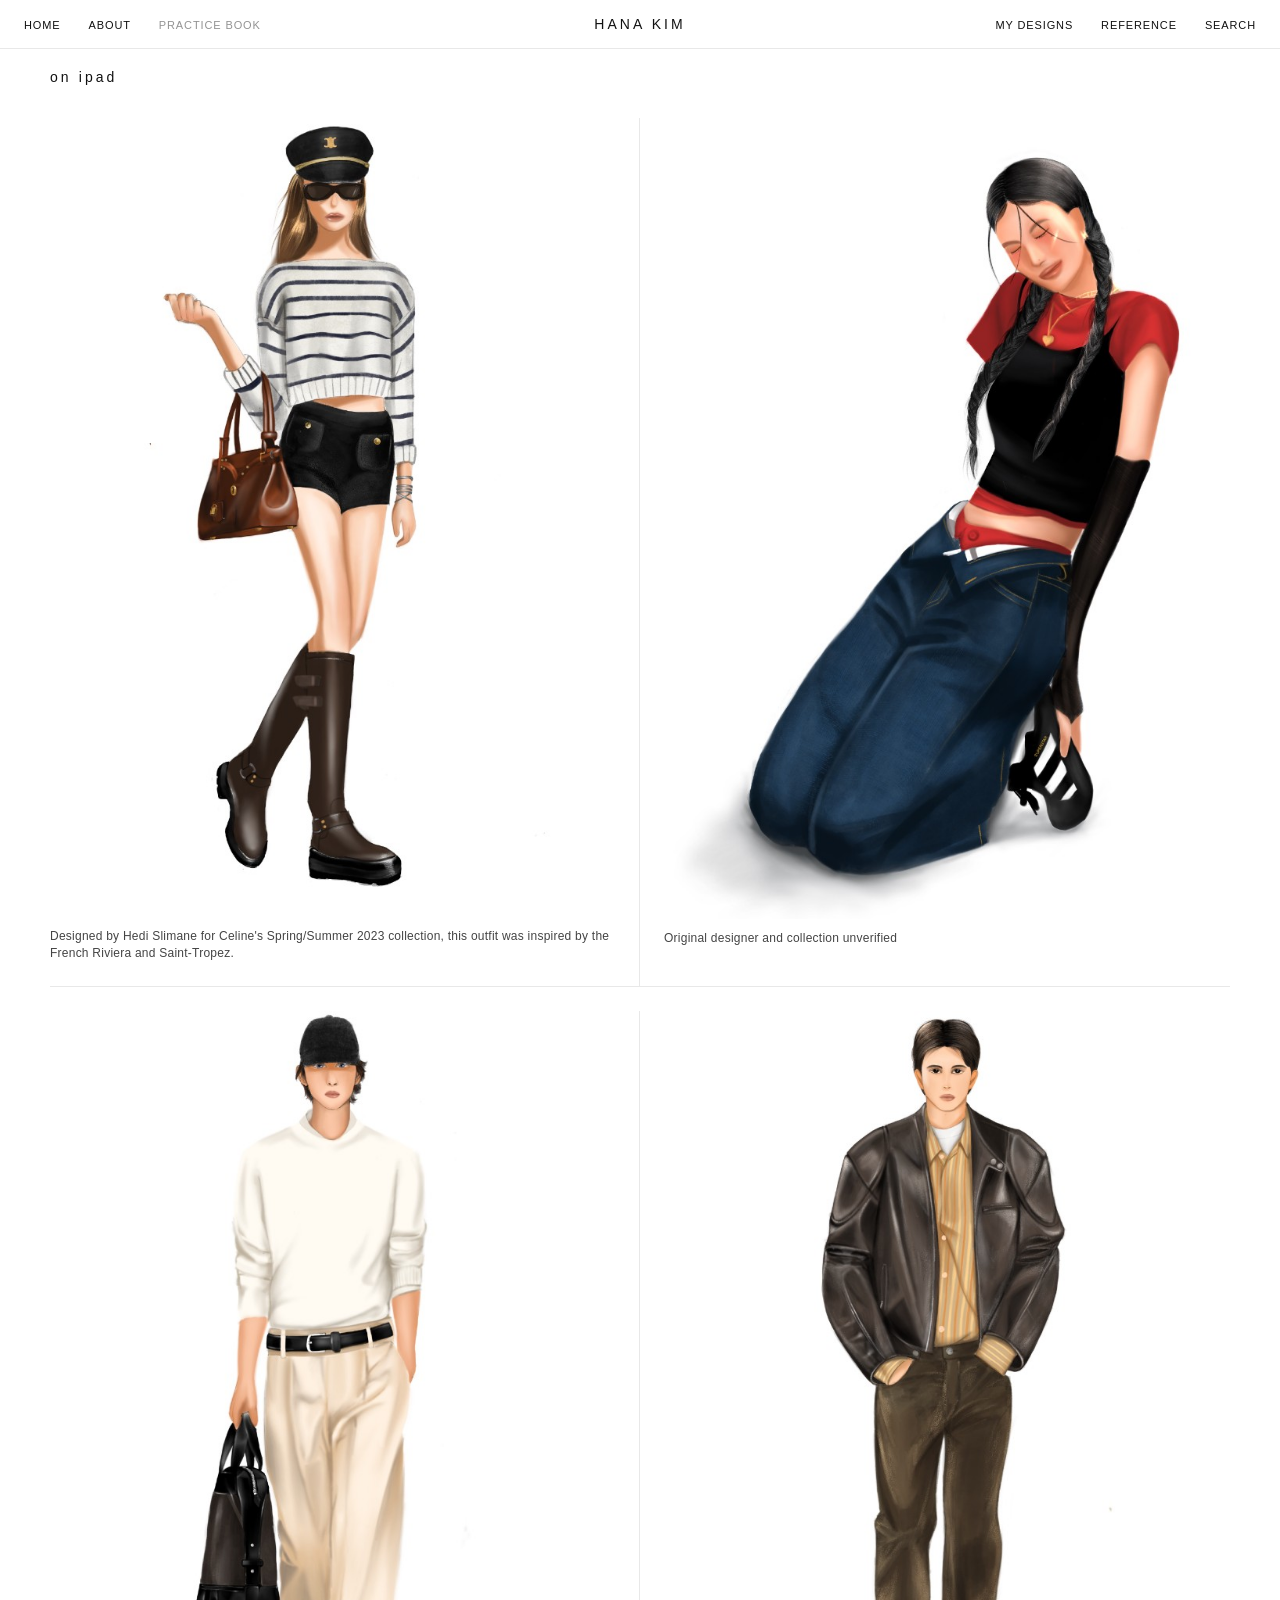
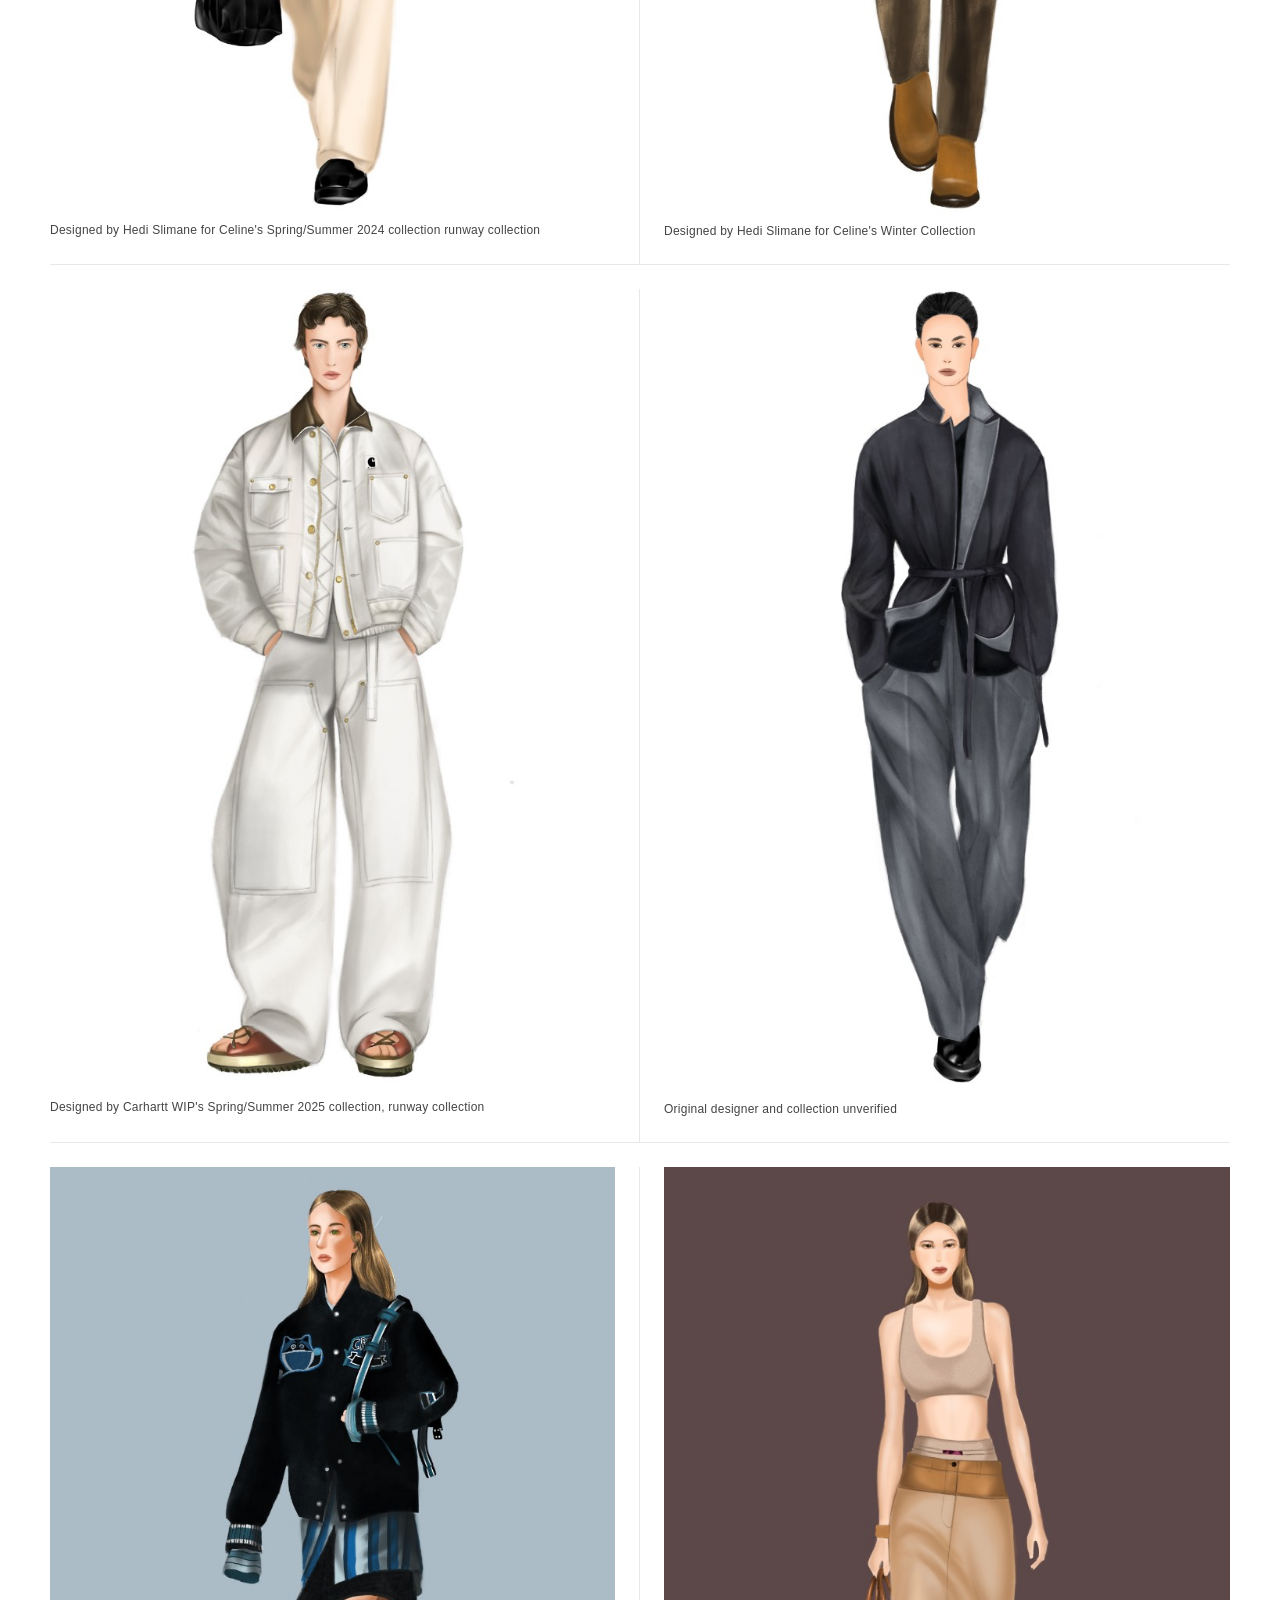
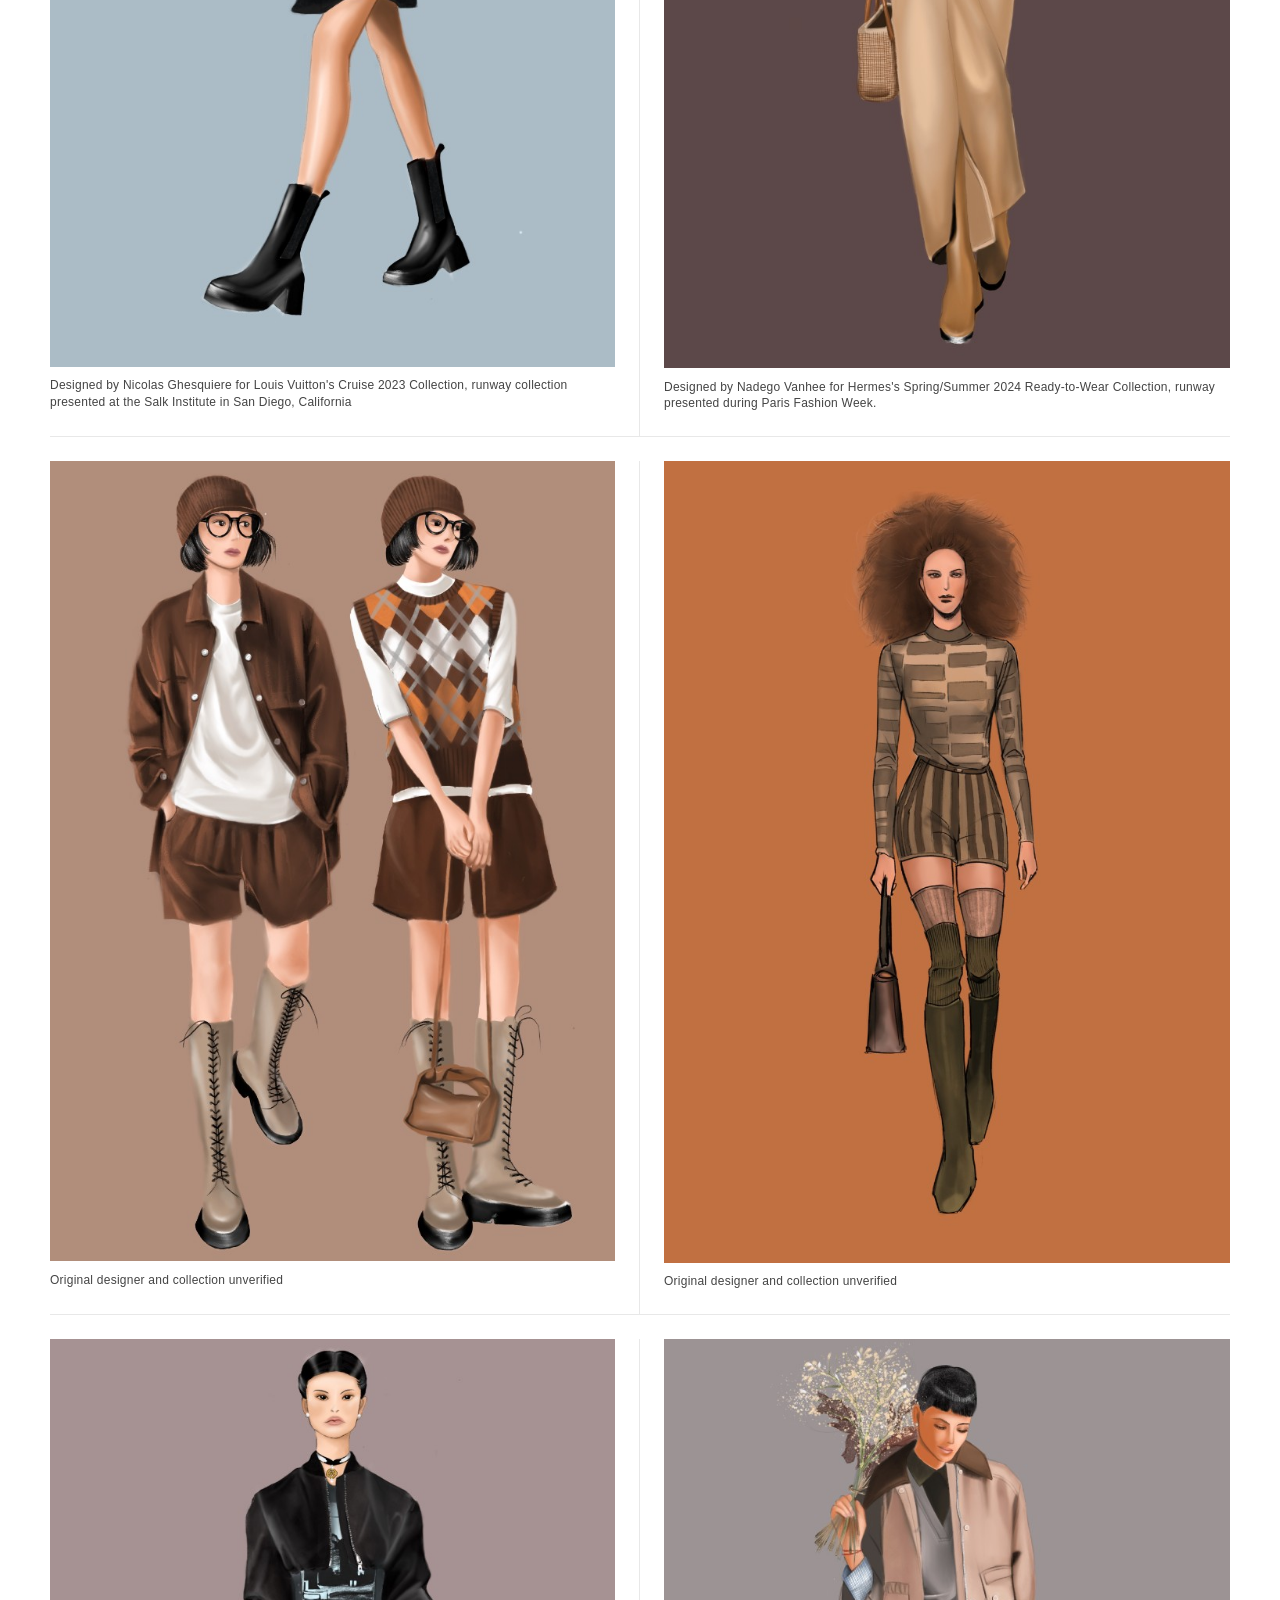
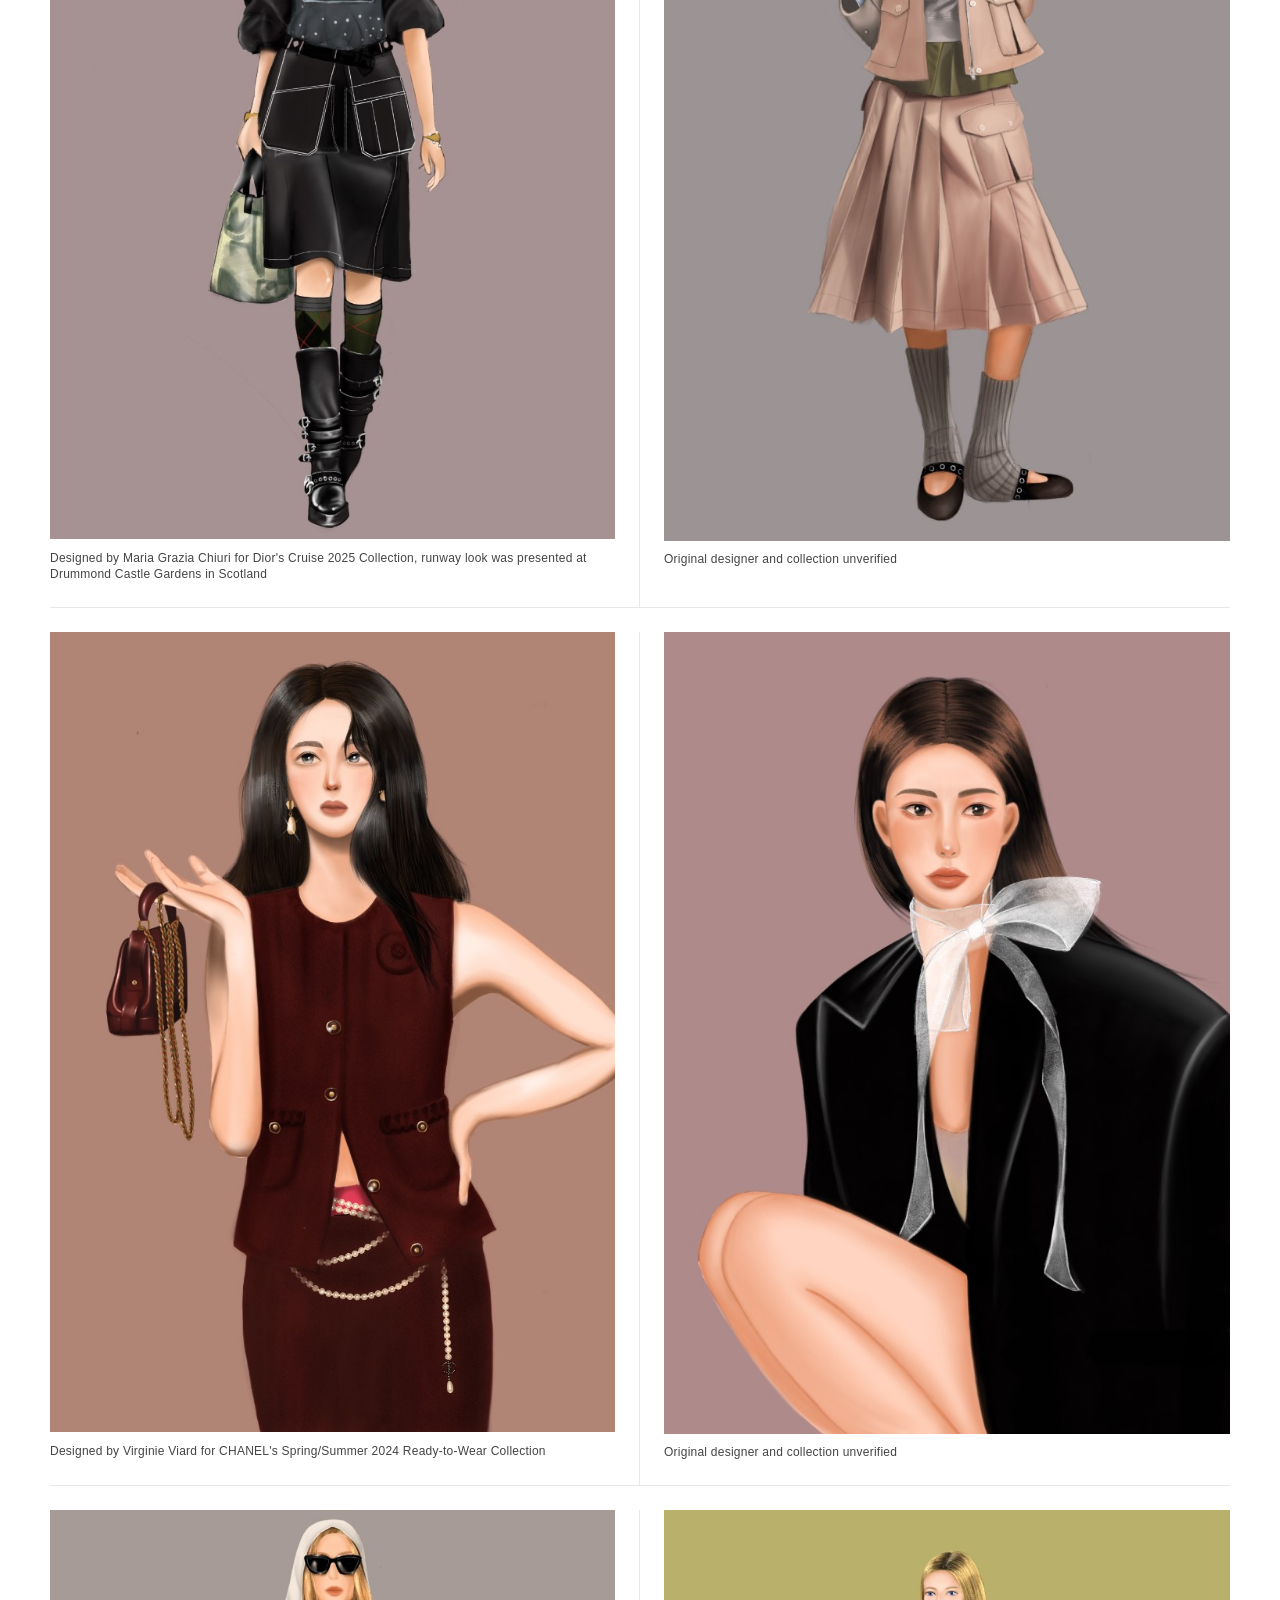
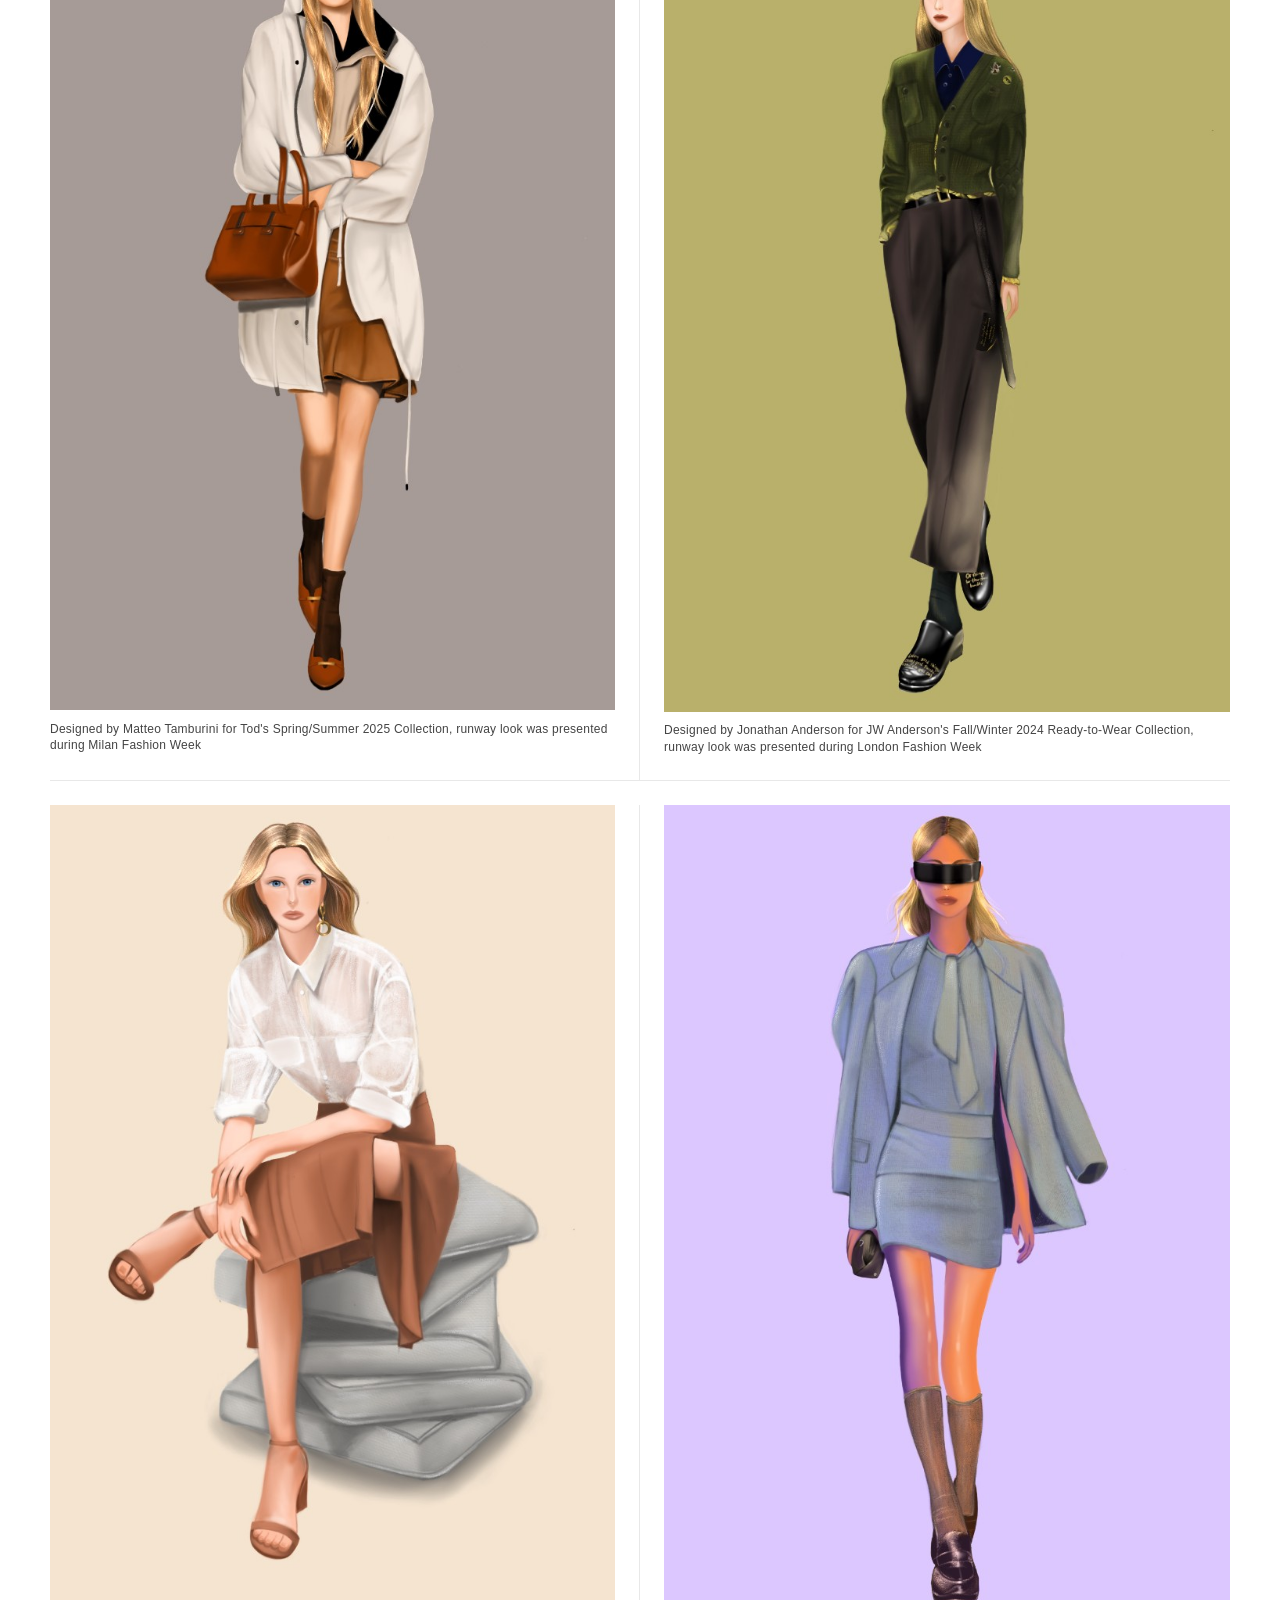
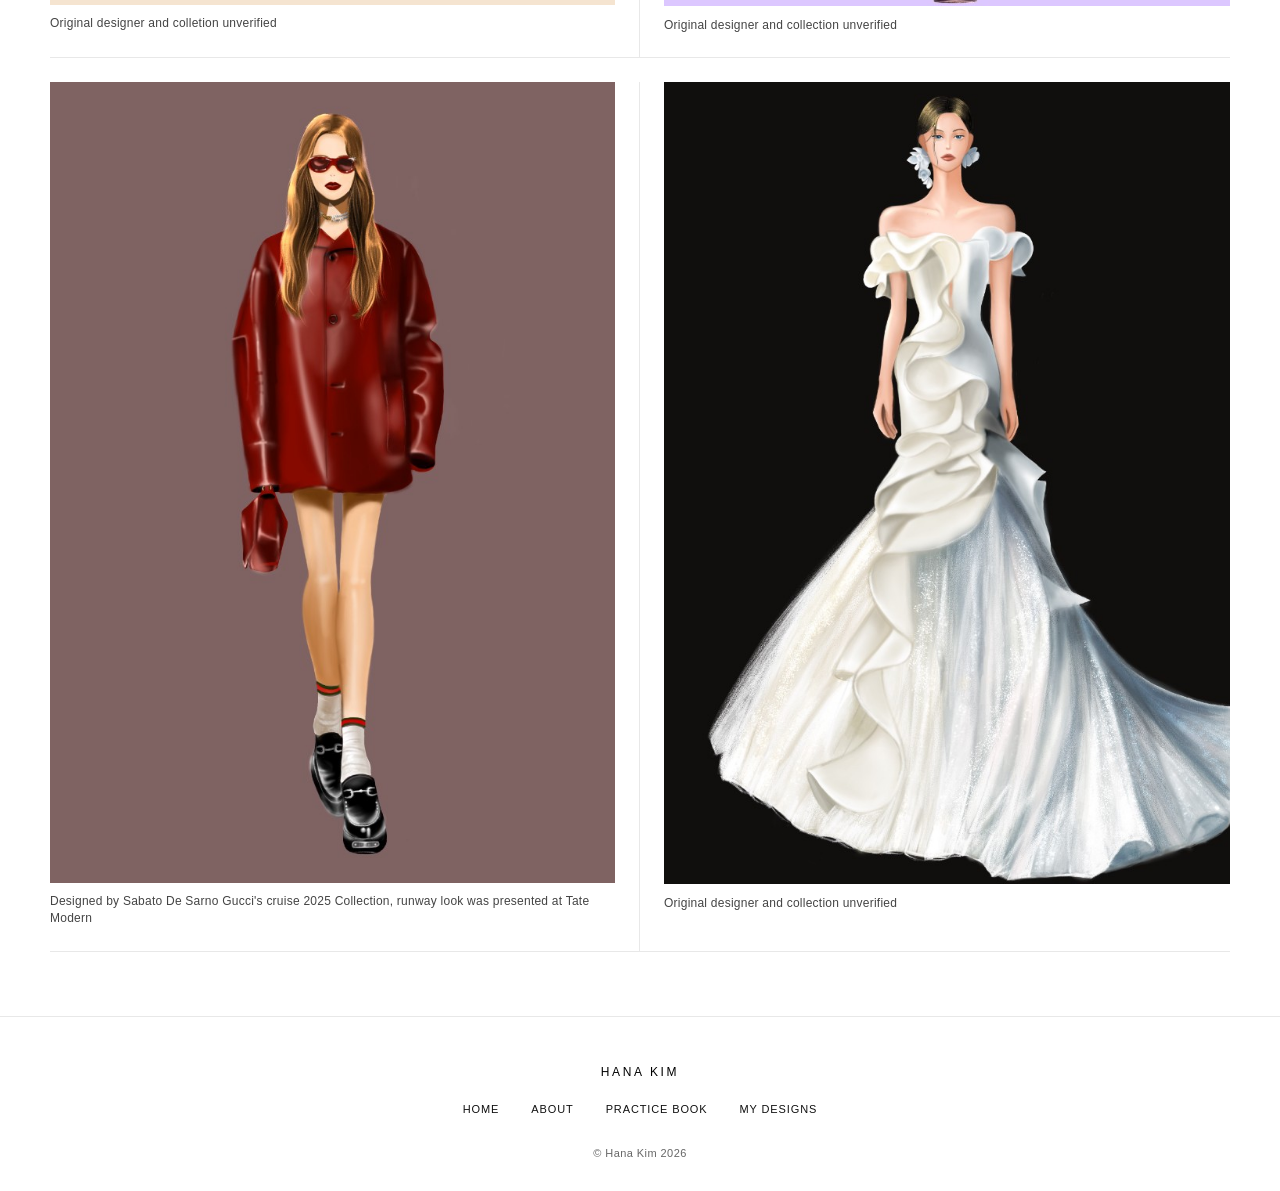
<file: products.html>
<!DOCTYPE html>
<html lang="en">

<head>
    <meta charset="UTF-8">
    <meta name="viewport" content="width=device-width, initial-scale=1.0">
    <title>On iPad — Hana Kim</title>
    <link rel="preconnect" href="https://fonts.googleapis.com">
    <link rel="preconnect" href="https://fonts.gstatic.com" crossorigin>
    <link href="https://fonts.googleapis.com/css2?family=Poppins:wght@400;500&display=swap" rel="stylesheet">
    <link rel="stylesheet" href="style.css">
</head>

<body class="mk-page mk-work-page">
    <header class="mk-header">
        <nav class="mk-nav" aria-label="Main">
            <ul class="mk-nav-links mk-nav-left">
                <li><a href="index.html">Home</a></li>
                <li><a href="me.html">About</a></li>
                <li><a href="products.html" class="mk-active">practice book</a></li>
            </ul>

            <a class="mk-logo" href="index.html">Hana Kim</a>

            <ul class="mk-nav-links mk-nav-right">
                <li><a href="javascript.html">My Designs</a></li>
                <li><a href="forEach.html">Reference</a></li>
                <li><a href="search.html" class="mk-search">Search</a></li>
            </ul>
        </nav>
    </header>

    <main class="mk-work-main">
        <section class="mk-work-intro">
            <h1 class="mk-work-heading">on ipad</h1>
        </section>

        <section class="mk-work-grid" aria-label="Portfolio pieces">
            <figure class="mk-work-item" id="practice-1">
                <img
                    src="images/fashion-illustration-1.png"
                    alt="Fashion illustration of a woman in a striped cropped sweater, black shorts, brown boots, and a brown handbag"
                    class="mk-work-item__img"
                >
                <figcaption class="mk-work-item__caption">Designed by Hedi Slimane for Celine's Spring/Summer 2023 collection, this outfit was inspired by the French Riviera and Saint-Tropez.</figcaption>
            </figure>
            <figure class="mk-work-item" id="practice-2">
                <img
                    src="images/fashion-illustration-2.png"
                    alt="Fashion illustration of a woman kneeling in oversized blue jeans, a red and black layered top, and black sneakers"
                    class="mk-work-item__img"
                >
                <figcaption class="mk-work-item__caption">Original designer and collection unverified</figcaption>
            </figure>
            <figure class="mk-work-item" id="practice-3">
                <img
                    src="images/fashion-illustration-11.png"
                    alt="Fashion illustration of a man walking in a cream sweater, beige wide-leg trousers, and black loafers carrying a leather duffel bag"
                    class="mk-work-item__img"
                >
                <figcaption class="mk-work-item__caption">Designed by Hedi Slimane for Celine's Spring/Summer 2024 collection runway collection</figcaption>
            </figure>
            <figure class="mk-work-item" id="practice-4">
                <img
                    src="images/fashion-illustration-12.png"
                    alt="Fashion illustration of a man in a dark leather jacket, striped shirt, and brown trousers"
                    class="mk-work-item__img"
                >
                <figcaption class="mk-work-item__caption">Designed by Hedi Slimane for Celine's Winter Collection</figcaption>
            </figure>
            <figure class="mk-work-item" id="practice-5">
                <img
                    src="images/fashion-illustration-14.png"
                    alt="Fashion illustration of a man in a white utility jacket and wide-leg trousers with brown platform sandals"
                    class="mk-work-item__img"
                >
                <figcaption class="mk-work-item__caption">Designed by Carhartt WIP's Spring/Summer 2025 collection, runway collection</figcaption>
            </figure>
            <figure class="mk-work-item" id="practice-6">
                <img
                    src="images/fashion-illustration-13.png"
                    alt="Fashion illustration of a person walking in a belted black wrap jacket and wide grey trousers"
                    class="mk-work-item__img"
                >
                <figcaption class="mk-work-item__caption">Original designer and collection unverified</figcaption>
            </figure>
            <figure class="mk-work-item" id="practice-7">
                <img
                    src="images/fashion-illustration-3.png"
                    alt="Fashion illustration of a woman walking in a black varsity jacket, striped mini skirt, and chunky black boots"
                    class="mk-work-item__img"
                >
                <figcaption class="mk-work-item__caption">Designed by Nicolas Ghesquiere for Louis Vuitton's Cruise 2023 Collection, runway collection presented at the Salk Institute in San Diego, California</figcaption>
            </figure>
            <figure class="mk-work-item" id="practice-8">
                <img
                    src="images/fashion-illustration-4.png"
                    alt="Fashion illustration of a woman walking in a beige crop top, tan maxi skirt, and platform boots with a woven tote bag"
                    class="mk-work-item__img"
                >
                <figcaption class="mk-work-item__caption">Designed by Nadego Vanhee for Hermes's Spring/Summer 2024 Ready-to-Wear Collection, runway presented during Paris Fashion Week.</figcaption>
            </figure>
            <figure class="mk-work-item" id="practice-9">
                <img
                    src="images/fashion-illustration-5.png"
                    alt="Fashion illustration showing two earthy-toned outfits with brown shorts, beige lace-up boots, and layered tops"
                    class="mk-work-item__img"
                >
                <figcaption class="mk-work-item__caption">Original designer and collection unverified</figcaption>
            </figure>
            <figure class="mk-work-item" id="practice-10">
                <img
                    src="images/fashion-illustration-6.png"
                    alt="Fashion illustration of a woman with a large afro walking in a geometric brown top, striped shorts, and olive green boots"
                    class="mk-work-item__img"
                >
                <figcaption class="mk-work-item__caption">Original designer and collection unverified</figcaption>
            </figure>
            <figure class="mk-work-item" id="practice-11">
                <img
                    src="images/fashion-illustration-7.png"
                    alt="Fashion illustration of a woman in a black bomber jacket, utility skirt, argyle socks, and buckled boots with a patterned tote bag"
                    class="mk-work-item__img"
                >
                <figcaption class="mk-work-item__caption">Designed by Maria Grazia Chiuri for Dior's Cruise 2025 Collection, runway look was presented at Drummond Castle Gardens in Scotland</figcaption>
            </figure>
            <figure class="mk-work-item" id="practice-12">
                <img
                    src="images/fashion-illustration-8.png"
                    alt="Fashion illustration of a person in a tan utility jacket, pleated cargo skirt, grey socks, and Mary Jane shoes holding dried flowers"
                    class="mk-work-item__img"
                >
                <figcaption class="mk-work-item__caption">Original designer and collection unverified</figcaption>
            </figure>
            <figure class="mk-work-item" id="practice-13">
                <img
                    src="images/fashion-illustration-9.png"
                    alt="Fashion illustration of a woman in a burgundy button vest and skirt with a pearl chain belt and matching handbag"
                    class="mk-work-item__img"
                >
                <figcaption class="mk-work-item__caption">Designed by Virginie Viard for CHANEL's Spring/Summer 2024 Ready-to-Wear Collection</figcaption>
            </figure>
            <figure class="mk-work-item" id="practice-14">
                <img
                    src="images/fashion-illustration-10.png"
                    alt="Fashion illustration of a woman in a black blazer with a large sheer white bow at the neck"
                    class="mk-work-item__img"
                >
                <figcaption class="mk-work-item__caption">Original designer and collection unverified</figcaption>
            </figure>
            <figure class="mk-work-item" id="practice-15">
                <img
                    src="images/fashion-illustration-15.png"
                    alt="Fashion illustration of a woman walking in a white hooded parka, brown ruffled skirt, and loafers with a brown handbag"
                    class="mk-work-item__img"
                >
                <figcaption class="mk-work-item__caption">Designed by Matteo Tamburini for Tod's Spring/Summer 2025 Collection, runway look was presented during Milan Fashion Week</figcaption>
            </figure>
            <figure class="mk-work-item" id="practice-16">
                <img
                    src="images/fashion-illustration-16.png"
                    alt="Fashion illustration of a woman walking in an olive-green cardigan, wide-leg brown trousers, and black loafers"
                    class="mk-work-item__img"
                >
                <figcaption class="mk-work-item__caption">Designed by Jonathan Anderson for JW Anderson's Fall/Winter 2024 Ready-to-Wear Collection, runway look was presented during London Fashion Week</figcaption>
            </figure>
            <figure class="mk-work-item" id="practice-17">
                <img
                    src="images/fashion-illustration-17.png"
                    alt="Fashion illustration of a woman sitting on grey cushions in a sheer white shirt, brown slit skirt, and tan sandals"
                    class="mk-work-item__img"
                >
                <figcaption class="mk-work-item__caption">Original designer and colletion unverified</figcaption>
            </figure>
            <figure class="mk-work-item" id="practice-18">
                <img
                    src="images/fashion-illustration-18.png"
                    alt="Fashion illustration of a woman walking in a blue-grey tweed set with an oversized blazer, mini skirt, and black loafers"
                    class="mk-work-item__img"
                >
                <figcaption class="mk-work-item__caption">Original designer and collection unverified</figcaption>
            </figure>
            <figure class="mk-work-item" id="practice-19">
                <img
                    src="images/fashion-illustration-19.png"
                    alt="Fashion illustration of a woman walking in a glossy burgundy leather jacket, white striped socks, and black loafers"
                    class="mk-work-item__img"
                >
                <figcaption class="mk-work-item__caption">Designed by Sabato De Sarno Gucci's cruise 2025 Collection, runway look was presented at Tate Modern</figcaption>
            </figure>
            <figure class="mk-work-item" id="practice-20">
                <img
                    src="images/fashion-illustration-20.png"
                    alt="Fashion illustration of a woman in an off-the-shoulder white gown with sculptural ruffles and a flowing train"
                    class="mk-work-item__img"
                >
                <figcaption class="mk-work-item__caption">Original designer and collection unverified</figcaption>
            </figure>
        </section>
    </main>

    <footer class="mk-footer">
        <div class="mk-footer-brand">Hana Kim</div>
        <nav class="mk-footer-nav" aria-label="Footer">
            <a href="index.html">Home</a>
            <a href="me.html">About</a>
            <a href="products.html">practice book</a>
            <a href="javascript.html">My Designs</a>
        </nav>
        <p class="mk-footer-copy">&copy; Hana Kim 2026</p>
    </footer>
</body>

</html>
</file>
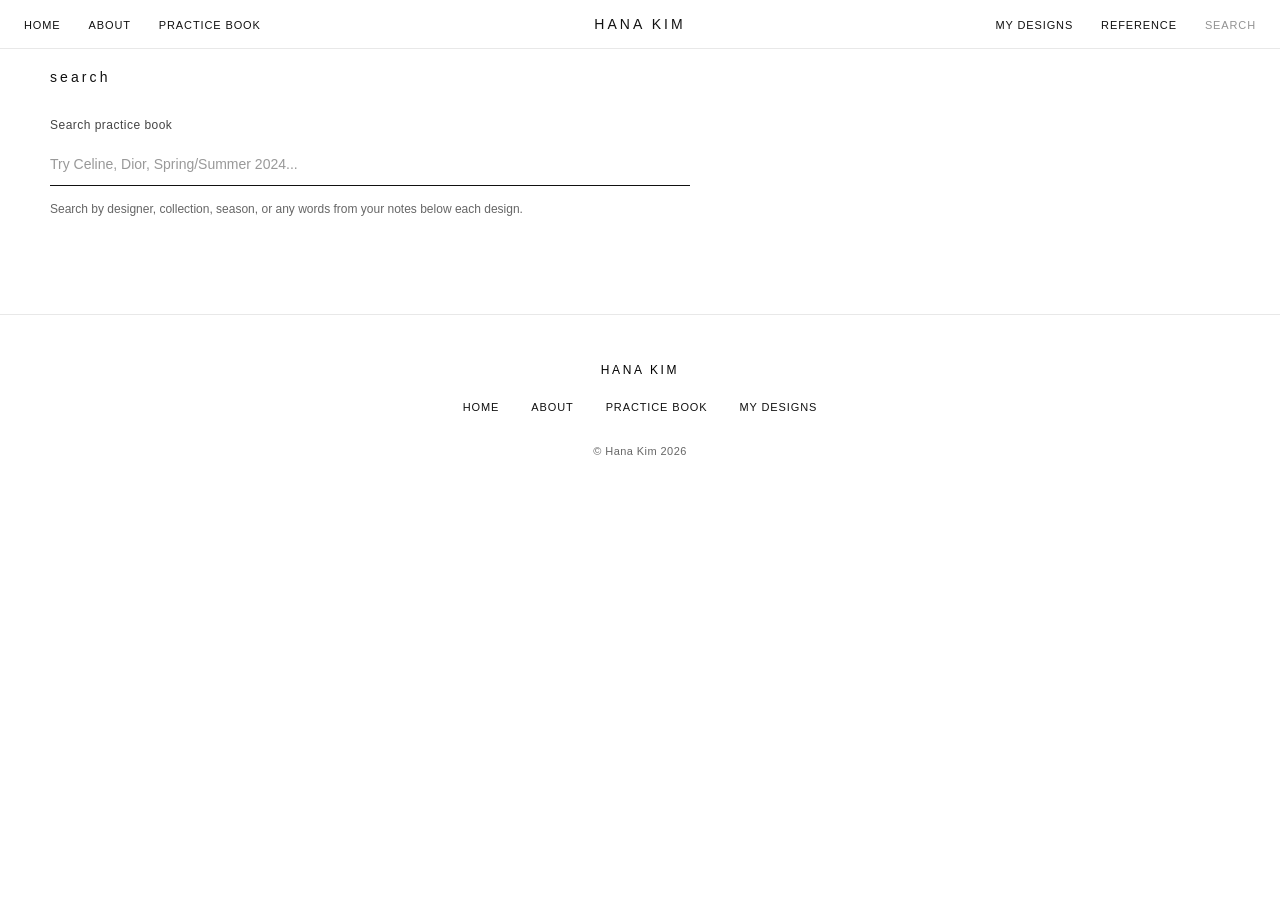
<file: search.html>
<!DOCTYPE html>
<html lang="en">

<head>
    <meta charset="UTF-8">
    <meta name="viewport" content="width=device-width, initial-scale=1.0">
    <title>Search — Hana Kim</title>
    <link rel="preconnect" href="https://fonts.googleapis.com">
    <link rel="preconnect" href="https://fonts.gstatic.com" crossorigin>
    <link href="https://fonts.googleapis.com/css2?family=Poppins:wght@400;500&display=swap" rel="stylesheet">
    <link rel="stylesheet" href="style.css">
</head>

<body class="mk-page mk-work-page mk-search-page">
    <header class="mk-header">
        <nav class="mk-nav" aria-label="Main">
            <ul class="mk-nav-links mk-nav-left">
                <li><a href="index.html">Home</a></li>
                <li><a href="me.html">About</a></li>
                <li><a href="products.html">practice book</a></li>
            </ul>

            <a class="mk-logo" href="index.html">Hana Kim</a>

            <ul class="mk-nav-links mk-nav-right">
                <li><a href="javascript.html">My Designs</a></li>
                <li><a href="forEach.html">Reference</a></li>
                <li><a href="search.html" class="mk-search mk-active">Search</a></li>
            </ul>
        </nav>
    </header>

    <main class="mk-work-main">
        <section class="mk-work-intro">
            <h1 class="mk-work-heading">search</h1>
        </section>

        <section class="mk-search-panel" aria-label="Search practice book">
            <label class="mk-search-label" for="mk-search-input">Search practice book</label>
            <input
                type="search"
                id="mk-search-input"
                class="mk-search-input"
                placeholder="Try Celine, Dior, Spring/Summer 2024..."
                autocomplete="off"
                spellcheck="false"
            >
            <p id="mk-search-status" class="mk-search-status" aria-live="polite"></p>
        </section>

        <section
            id="mk-search-results"
            class="mk-work-grid mk-search-results"
            aria-label="Search results"
        ></section>
    </main>

    <footer class="mk-footer">
        <div class="mk-footer-brand">Hana Kim</div>
        <nav class="mk-footer-nav" aria-label="Footer">
            <a href="index.html">Home</a>
            <a href="me.html">About</a>
            <a href="products.html">practice book</a>
            <a href="javascript.html">My Designs</a>
        </nav>
        <p class="mk-footer-copy">&copy; Hana Kim 2026</p>
    </footer>

    <script src="practice-book-data.js"></script>
    <script src="search.js"></script>
</body>

</html>
</file>
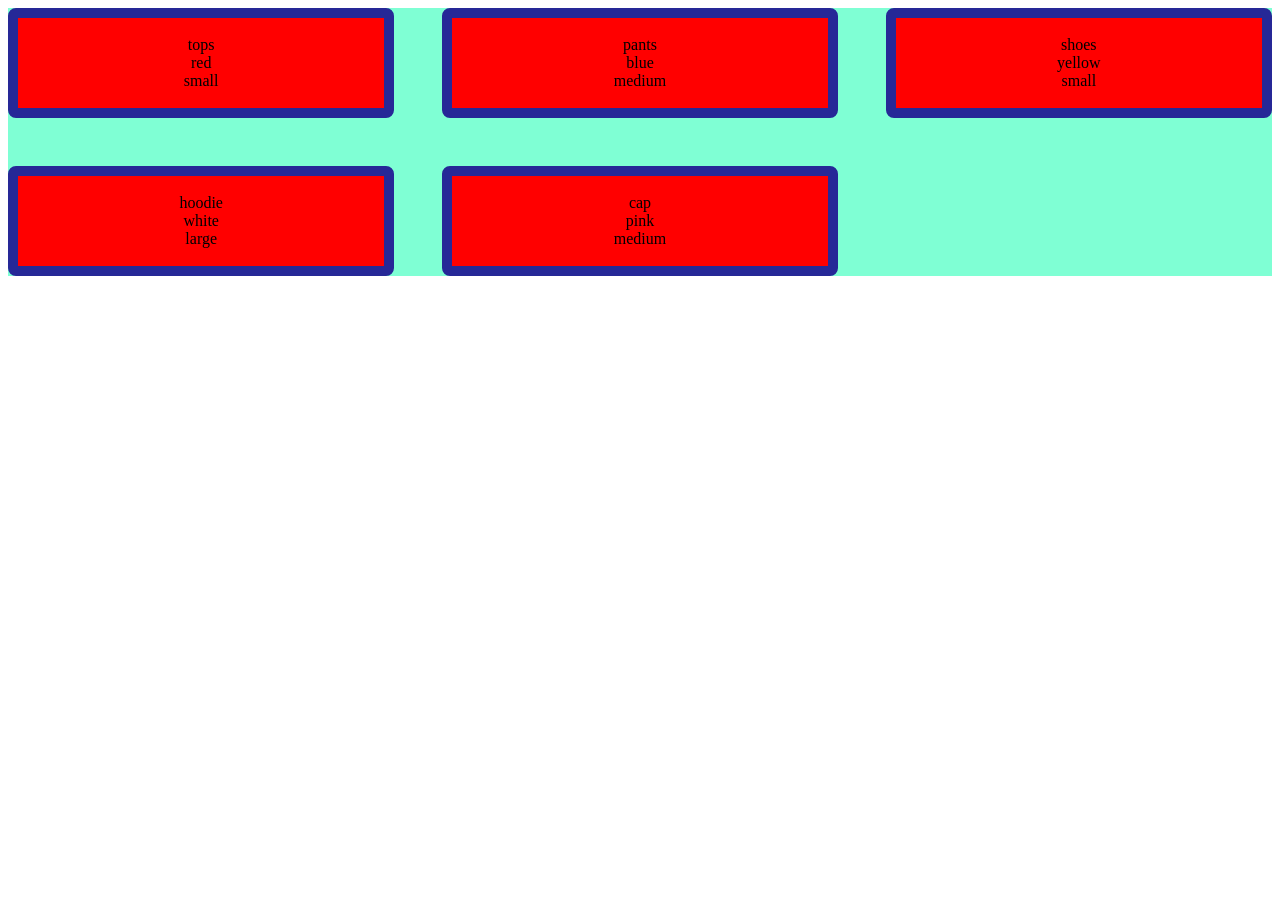
<file: test-product.html>
<html>
<head>
 
    <style>
        #product-grid {
            background-color: aquamarine;
            display: grid;
            grid-template-columns: auto auto auto;
            gap: 3rem;
        }

        .item {
            background-color: red;
            border-radius: 8px;
            border: 10px solid rgb(38, 40, 151);
            padding: 18px;
            text-align: center;
        }
    </style>
</head>

<body>

<section id="product-grid"></section>

<script>
    let products = [
        {"name": "tops","color": "red", "size": "small"},
        {"name": "pants","color": "blue", "size": "medium"},
        {"name": "shoes","color": "yellow", "size": "small"},
        {"name": "hoodie","color": "white", "size": "large"},
        {"name": "cap","color": "pink","size": "medium"}
        
    ];

   //let outcome = "";

   //products.forEach(function (product) {
       //  outcome += product.name + " " + "<br>";
   //})
   //document.getElementById("product-grid").innerHTML = outcome;

   // code 2

   let grid = document.getElementById("product-grid");
   
   products.forEach(function (product) {
    let item = document.createElement("article");
    item.className = "item";
    item.innerHTML = product.name + "<br>" + product.color + "<br>" + product.size;
    grid.appendChild(item);
   })

   //one more time do this homework


</script>
    
</body>

</html>
</file>
<file: style.css>
body {
            margin: 0;
        }

 section.nike {
            display: flex;
            background:#ffffff;
            justify-content: center;
            gap: 5rem;
        }

        footer {
            text-align: center;
            padding: 3px;
            background-color: rgb(255, 255, 255);
            color: rgb(0, 0, 0);
        
        }

        .menu {
        
            display: flex;
            gap: 0.75rem 1.25rem;
            align-items: center;
            padding: 0.75rem 1rem;
            background: #ffffff
            
        }

        .menu a {
            color: #000000;
            text-decoration: none;
            font-weight: 500;
        }

        .menu a:hover {
            text-decoration: underline;
        }

        nav {
            color: rgb(0, 0, 0)
             
        }


        
        nav h3 {
            color: rgb(0, 0, 0);
            width: 40%;
        }

        nav h4 {
            margin-left: auto;
        }

        section.img_section {
           
            flex: 1;
            display: flex;
            justify-content: center;
            background-color: rgb(255, 255, 255);
            align-items: center;
        }
        
        .intro {
            display: flex;
            align-items: center;
            background-color: rgb(255, 255, 255);
        }

        .hero {
            margin: 0;
            padding: 0;
            max-width: none;
            width: 100%;
            text-align: center;
        }

        .hero-image {
            width: 100%;
            max-height: none;
            object-fit: cover;
            border-radius: 0;
            display: block;
        }

        .hero figcaption {
            margin-top: 0.75rem;
            color: #444;
            font-size: 0.95rem;
        }

        /* Matin Kim–inspired homepage (matinkim.shop) */
        .mk-page {
            margin: 0;
            font-family: "Helvetica Neue", Helvetica, Arial, sans-serif;
            font-size: 13px;
            font-weight: 400;
            color: #111;
            background: #fff;
            -webkit-font-smoothing: antialiased;
        }

        .mk-header {
            position: sticky;
            top: 0;
            z-index: 100;
            background: #fff;
            border-bottom: 1px solid #e8e8e8;
        }

        .mk-nav {
            display: grid;
            grid-template-columns: 1fr auto 1fr;
            align-items: center;
            max-width: 1400px;
            margin: 0 auto;
            padding: 1rem 1.5rem;
            gap: 1rem;
        }

        .mk-nav-links {
            display: flex;
            flex-wrap: wrap;
            align-items: center;
            gap: 1.25rem 1.75rem;
            list-style: none;
            margin: 0;
            padding: 0;
        }

        .mk-nav-left {
            justify-content: flex-start;
        }

        .mk-nav-right {
            justify-content: flex-end;
        }

        .mk-nav-links a {
            color: #111;
            text-decoration: none;
            text-transform: uppercase;
            letter-spacing: 0.08em;
            font-size: 11px;
            font-weight: 400;
        }

        .mk-nav-links a:hover {
            opacity: 0.55;
            text-decoration: none;
        }

        .mk-logo {
            color: #111;
            text-decoration: none;
            text-transform: uppercase;
            letter-spacing: 0.22em;
            font-size: 14px;
            font-weight: 500;
            text-align: center;
            white-space: nowrap;
        }

        .mk-logo:hover {
            opacity: 0.55;
        }

        .mk-hero {
            position: relative;
            width: 100%;
            min-height: 75vh;
            overflow: hidden;
        }

        .mk-hero-slides {
            position: relative;
            width: 100%;
            height: 75vh;
        }

        .mk-hero-slide {
            position: absolute;
            inset: 0;
            width: 100%;
            height: 100%;
            object-fit: cover;
            display: block;
            opacity: 0;
            transition: opacity 0.9s ease-in-out;
        }

        .mk-hero-slide.is-active {
            opacity: 1;
            z-index: 1;
        }

        .mk-hero-center {
            position: absolute;
            inset: 0;
            z-index: 2;
            display: flex;
            flex-direction: column;
            align-items: center;
            justify-content: center;
            text-align: center;
            padding: 1.5rem;
            color: #fff;
            pointer-events: none;
        }

        .mk-hero-center-name {
            margin: 0;
            font-size: clamp(2rem, 5vw, 3.25rem);
            font-weight: 400;
            letter-spacing: 0.14em;
            text-transform: uppercase;
            text-shadow: 0 2px 24px rgba(0, 0, 0, 0.35);
            opacity: 0;
            animation: mk-hero-pop-slow 1.6s ease-out forwards;
        }

        .mk-hero-center-tagline {
            margin: 0.85rem 0 0;
            font-size: clamp(11px, 1.6vw, 13px);
            font-weight: 400;
            letter-spacing: 0.2em;
            text-transform: uppercase;
            text-shadow: 0 1px 16px rgba(0, 0, 0, 0.35);
            opacity: 0;
            animation: mk-hero-pop-fast 0.5s ease-out forwards;
            animation-delay: 1.15s;
        }

        .mk-hero-center-tagline--sub {
            margin-top: 0.4rem;
            animation-delay: 1.35s;
        }

        @keyframes mk-hero-pop-slow {
            0% {
                opacity: 0;
                transform: translateY(28px);
            }

            100% {
                opacity: 1;
                transform: translateY(0);
            }
        }

        @keyframes mk-hero-pop-fast {
            0% {
                opacity: 0;
                transform: translateY(14px);
            }

            100% {
                opacity: 1;
                transform: translateY(0);
            }
        }

        .mk-hero-overlay {
            z-index: 1;
            position: absolute;
            left: 0;
            right: 0;
            bottom: 0;
            padding: 3rem 1.5rem;
            text-align: center;
            color: #fff;
            background: linear-gradient(transparent, rgba(0, 0, 0, 0.45));
        }

        .mk-hero-eyebrow {
            margin: 0 0 0.5rem;
            text-transform: uppercase;
            letter-spacing: 0.2em;
            font-size: 11px;
            font-weight: 400;
        }

        .mk-hero-title {
            margin: 0;
            font-size: clamp(1.75rem, 4vw, 2.75rem);
            font-weight: 400;
            letter-spacing: 0.04em;
            text-transform: uppercase;
        }

        .mk-hero-subtitle {
            margin: 0.75rem 0 0;
            font-size: 12px;
            letter-spacing: 0.12em;
            text-transform: uppercase;
            opacity: 0.9;
        }

        .mk-section {
            max-width: 1400px;
            margin: 0 auto;
            padding: 4rem 1.5rem 2rem;
        }

        .mk-section-heading {
            margin: 0 0 2rem;
            font-size: 13px;
            font-weight: 400;
            text-transform: uppercase;
            letter-spacing: 0.15em;
            text-align: center;
        }

        .mk-card-link {
            display: flex;
            justify-content: space-between;
            align-items: center;
            padding: 1.25rem 0;
            border-top: 1px solid #e8e8e8;
            border-bottom: 1px solid #e8e8e8;
            color: #111;
            text-decoration: none;
            text-transform: uppercase;
            letter-spacing: 0.06em;
            font-size: 12px;
        }

        .mk-card-link:hover {
            opacity: 0.55;
        }

        .mk-categories {
            display: grid;
            grid-template-columns: repeat(3, 1fr);
            gap: 1px;
            background: #e8e8e8;
            max-width: 1400px;
            margin: 0 auto 4rem;
            padding: 0 1.5rem;
        }

        .mk-category {
            display: flex;
            align-items: center;
            justify-content: center;
            min-height: 120px;
            background: #fff;
            color: #111;
            text-decoration: none;
            text-transform: uppercase;
            letter-spacing: 0.12em;
            font-size: 11px;
        }

        .mk-category:hover {
            background: #f7f7f7;
        }

        .mk-footer {
            border-top: 1px solid #e8e8e8;
            padding: 3rem 1.5rem 2rem;
            text-align: center;
        }

        .mk-footer-brand {
            text-transform: uppercase;
            letter-spacing: 0.22em;
            font-size: 12px;
            margin-bottom: 1.5rem;
        }

        .mk-footer-nav {
            display: flex;
            flex-wrap: wrap;
            justify-content: center;
            gap: 1.25rem 2rem;
            margin-bottom: 2rem;
        }

        .mk-footer-nav a {
            color: #111;
            text-decoration: none;
            text-transform: uppercase;
            letter-spacing: 0.08em;
            font-size: 11px;
        }

        .mk-footer-nav a:hover {
            opacity: 0.55;
        }

        .mk-footer-copy {
            margin: 0;
            font-size: 11px;
            color: #666;
            letter-spacing: 0.04em;
        }

        .mk-nav-links a.mk-active {
            opacity: 0.45;
        }

        /* Work page */
        .mk-work-page .mk-work-main {
            max-width: 1400px;
            margin: 0 auto;
            padding: 20px 50px 4rem;
            box-sizing: border-box;
        }

        .mk-work-page .mk-work-heading {
            margin: 0 0 2rem;
            color: #111;
            font-family: "Helvetica Neue", Helvetica, Arial, sans-serif;
            font-size: 14px;
            font-weight: 500;
            letter-spacing: 0.22em;
            text-transform: none;
            line-height: 1.2;
        }

        .mk-work-page .mk-work-grid {
            display: grid;
            grid-template-columns: repeat(2, 1fr);
            column-gap: 0;
            row-gap: 1.5rem;
        }

        .mk-work-page .mk-work-item {
            margin: 0;
            padding: 0 0 1.5rem;
            border: 0;
            border-bottom: 1px solid #e8e8e8;
        }

        .mk-work-page .mk-work-item:nth-child(odd) {
            padding-right: 1.5rem;
            border-right: 1px solid #e8e8e8;
        }

        .mk-work-page .mk-work-item:nth-child(even) {
            padding-left: 1.5rem;
        }

        .mk-work-page .mk-work-item__img {
            display: block;
            width: 100%;
            height: auto;
        }

        .mk-work-page .mk-work-item__caption {
            margin-top: 0.65rem;
            color: #444;
            font-size: 12px;
            font-weight: 400;
            letter-spacing: 0.02em;
            line-height: 1.4;
        }

        @media (max-width: 768px) {
            .mk-work-page .mk-work-main {
                padding: 20px 16px 3rem;
            }

            .mk-work-page .mk-work-grid {
                grid-template-columns: 1fr;
            }

            .mk-work-page .mk-work-item:nth-child(odd) {
                padding-right: 0;
                border-right: none;
            }

            .mk-work-page .mk-work-item:nth-child(even) {
                padding-left: 0;
            }
        }

        /* My Designs feature layout */
        .mk-design-feature {
            display: grid;
            grid-template-columns: 1fr 1fr;
            column-gap: 0;
            align-items: start;
            border-bottom: 1px solid #e8e8e8;
            padding-bottom: 1.5rem;
        }

        .mk-design-feature__media {
            margin: 0;
            padding: 0 1.5rem 0 0;
            border-right: 1px solid #e8e8e8;
        }

        .mk-design-feature__text {
            padding: 0 0 0 1.5rem;
        }

        .mk-design-feature__text p {
            margin: 0;
            color: #444;
            font-size: 13px;
            font-weight: 400;
            letter-spacing: 0.02em;
            line-height: 1.7;
        }

        .mk-design-feature__text p + p {
            margin-top: 1.1rem;
        }

        @media (max-width: 768px) {
            .mk-design-feature {
                grid-template-columns: 1fr;
                row-gap: 1.25rem;
            }

            .mk-design-feature__media {
                padding-right: 0;
                border-right: none;
            }

            .mk-design-feature__text {
                padding-left: 0;
            }
        }

        /* Search page */
        .mk-search-page .mk-search-panel {
            margin-bottom: 2rem;
            max-width: 640px;
        }

        .mk-search-page .mk-search-label {
            display: block;
            margin-bottom: 0.65rem;
            color: #444;
            font-size: 12px;
            letter-spacing: 0.04em;
        }

        .mk-search-page .mk-search-input {
            width: 100%;
            padding: 0.85rem 0;
            border: 0;
            border-bottom: 1px solid #111;
            background: transparent;
            color: #111;
            font-family: inherit;
            font-size: 14px;
            outline: none;
            box-sizing: border-box;
        }

        .mk-search-page .mk-search-input::placeholder {
            color: #999;
        }

        .mk-search-page .mk-search-status {
            margin: 0.85rem 0 0;
            color: #666;
            font-size: 12px;
            line-height: 1.5;
        }

        .mk-search-page .mk-search-results:empty {
            display: none;
        }

        .mk-search-page .mk-search-result-link {
            display: block;
            color: inherit;
            text-decoration: none;
        }

        .mk-search-page .mk-search-result-link:hover .mk-work-item__img {
            opacity: 0.92;
        }

        .mk-search-page .mk-work-item__img {
            transition: opacity 0.2s ease;
        }

        /* About page — Matin Kim Brand page style (matinkim.shop/pages/brand) */
        .mk-about-page {
            --mk-brand-gap: 1rem;
            --mk-brand-line-gap: 2rem;
            --mk-brand-footer-gap: 1rem;
            min-height: 100vh;
            display: flex;
            flex-direction: column;
        }

        .mk-about-page .mk-brand-main {
            flex: 0 1 auto;
            display: flex;
            flex-direction: column;
            padding-bottom: 0;
        }

        .mk-about-page .mk-brand-intro__inner {
            width: 100%;
            max-width: none;
            height: auto;
            min-height: 0;
            margin: 0 auto;
        }

        .mk-about-page .mk-brand-intro {
            margin: 0;
            padding: 20px 50px 0;
            box-sizing: border-box;
            flex-shrink: 0;
            height: auto;
        }

        .mk-about-page .mk-brand-heading {
            margin: 0 0 16px;
            font-family: Poppins, "Helvetica Neue", Helvetica, Arial, sans-serif;
            font-size: 40px;
            font-weight: 500;
            line-height: 1.2;
            letter-spacing: 0;
            text-transform: none;
            text-align: left;
            color: #111;
        }

        .mk-about-page .mk-brand-text {
            width: 100%;
            height: auto;
            min-height: 0;
            font-size: 15px;
            line-height: 1.375;
            letter-spacing: 0.05em;
            color: #111;
            text-align: justify;
            text-justify: inter-word;
        }

        .mk-about-page .mk-brand-text p {
            margin: 0 0 16px;
            text-align: justify;
            text-indent: 0;
        }

        .mk-about-page .mk-brand-text p:last-child {
            margin-bottom: 0;
        }

        .mk-about-page .mk-brand-visual {
            flex-shrink: 0;
            width: 100%;
            height: auto;
            margin: var(--mk-brand-gap) 0 0;
            padding: 0;
            border: 0;
            line-height: 0;
        }

        .mk-about-page .mk-brand-visual__img {
            display: block;
            width: 100%;
            height: auto;
            margin: 0;
        }

        .mk-about-page .mk-brand-divider {
            flex-shrink: 0;
            margin: 0;
            padding: var(--mk-brand-line-gap) 50px 0;
        }

        .mk-about-page .mk-footer {
            flex-shrink: 0;
            margin-top: 0;
            border-top: none;
            padding-top: var(--mk-brand-footer-gap);
        }

        .mk-about-page .mk-brand-divider hr {
            margin: 0;
            border: 0;
            border-top: 1px solid #e8e8e8;
        }

        @media (max-width: 989px) {
            .mk-about-page .mk-brand-intro {
                padding: 20px 30px 0;
            }

            .mk-about-page .mk-brand-visual {
                margin-left: 0;
                margin-right: 0;
            }

            .mk-about-page .mk-brand-heading {
                font-size: 36px;
            }
        }

        @media (max-width: 768px) {
            .mk-nav {
                grid-template-columns: 1fr;
                text-align: center;
            }

            .mk-nav-left,
            .mk-nav-right {
                justify-content: center;
            }

            .mk-logo {
                order: -1;
                margin-bottom: 0.5rem;
            }

            .mk-categories {
                grid-template-columns: 1fr;
            }

            .mk-hero-slides {
                height: 60vh;
            }

            .mk-hero {
                min-height: 60vh;
            }

            .mk-about-page .mk-brand-intro {
                padding: 20px 16px 0;
            }

            .mk-about-page .mk-brand-visual {
                margin-left: 0;
                margin-right: 0;
            }

            .mk-about-page .mk-brand-heading {
                font-size: 32px;
            }

            .mk-about-page .mk-brand-text {
                font-size: 14px;
            }
        }

        article.img {
           
            max-width: 100%;
            height: auto;
            border-radius: 8px; 
        
        }
        section.gawi div {
            width: 40%;
            align-items: center;
            height: 100vh

            
        }

    
        .about-title {
             border-bottom: 1px solid #ccc;
             padding-bottom: 5px;
        }

        .below {
            border-bottom: 1px solid #ccc;
             padding-bottom: 5px;
        
        }

        .me {
             border-bottom: 1px solid #ccc;
             padding-bottom: 5px;
        }

        section.gawi {
            background-color: bisque;
            display: grid;
            place-items: center;
            padding-bottom: 1rem;
        }
</file>
